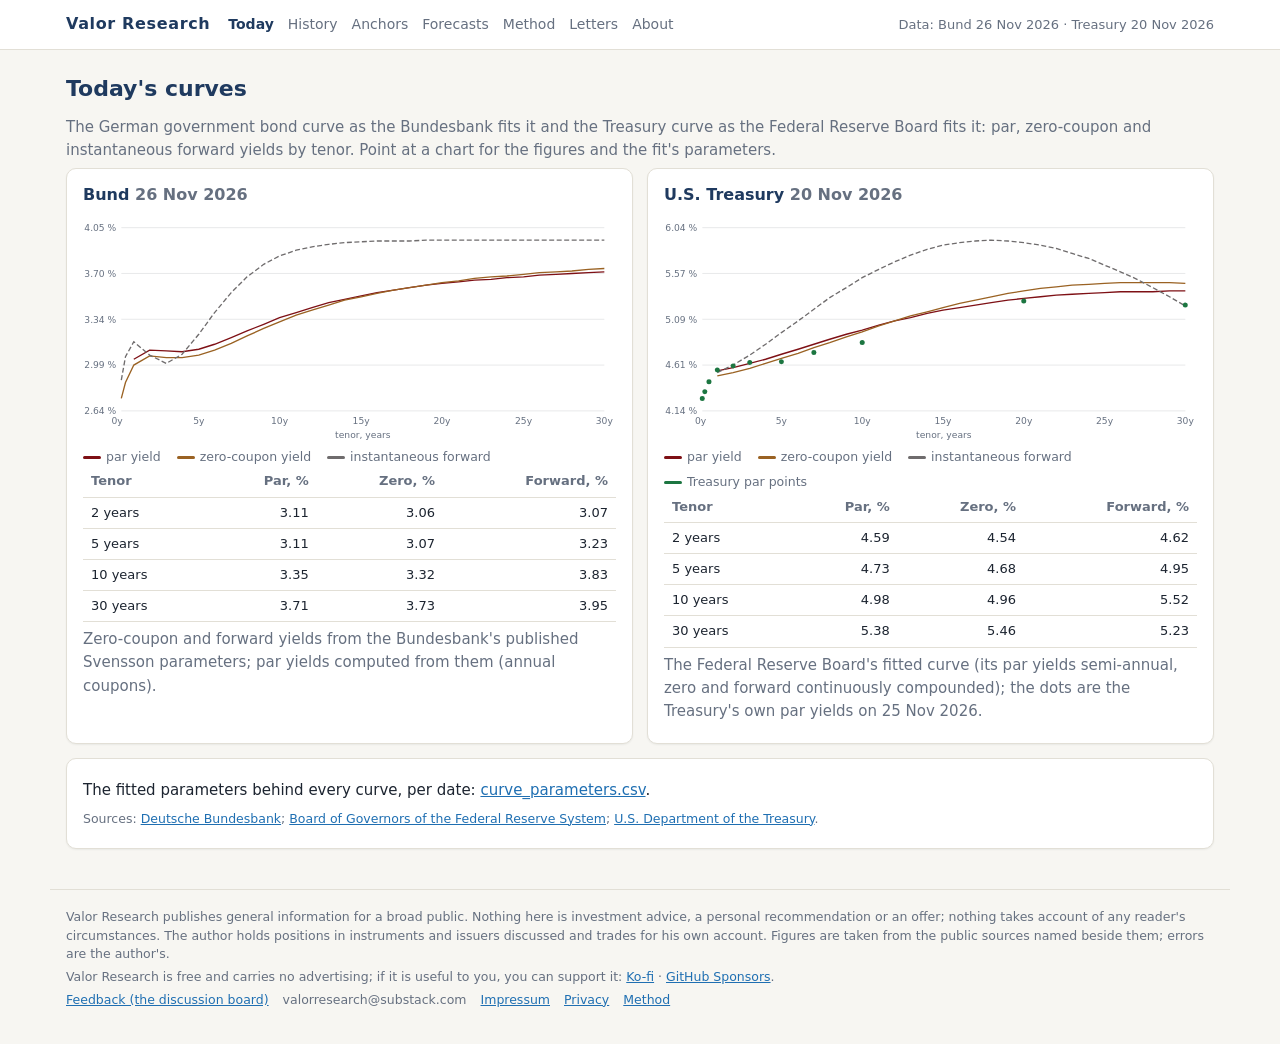
<file: index.html>
<!doctype html>
<html lang="en"><head><meta charset="utf-8"><meta name="viewport" content="width=device-width, initial-scale=1"><title>Today&#x27;s curves · Valor Research</title><link rel="stylesheet" href="assets/site.css"></head><body><div class="top"><div class="in"><a class="brand" href="index.html">Valor Research</a><nav><a href="index.html" class=on>Today</a><a href="curves.html">History</a><a href="anchors.html">Anchors</a><a href="forecasts.html">Forecasts</a><a href="method.html">Method</a><a href="letters/index.html">Letters</a><a href="about.html">About</a></nav><span class="asof">Data: Bund 26 Nov 2026 · Treasury 20 Nov 2026</span></div></div><main><h1>Today's curves</h1><p class="muted">The German government bond curve as the Bundesbank fits it and the Treasury curve as the Federal Reserve Board fits it: par, zero-coupon and instantaneous forward yields by tenor. Point at a chart for the figures and the fit's parameters.</p><div class="grid2"><div class="card"><h2>Bund <span class="muted">26 Nov 2026</span></h2><div id="chart_bund"></div><div class="scroll"><table><thead><tr><th>Tenor</th><th class="num">Par, %</th><th class="num">Zero, %</th><th class="num">Forward, %</th></tr></thead><tbody><tr><td>2 years</td><td class="num">3.11</td><td class="num">3.06</td><td class="num">3.07</td></tr><tr><td>5 years</td><td class="num">3.11</td><td class="num">3.07</td><td class="num">3.23</td></tr><tr><td>10 years</td><td class="num">3.35</td><td class="num">3.32</td><td class="num">3.83</td></tr><tr><td>30 years</td><td class="num">3.71</td><td class="num">3.73</td><td class="num">3.95</td></tr></tbody></table></div><p class="muted">Zero-coupon and forward yields from the Bundesbank's published Svensson parameters; par yields computed from them (annual coupons).</p></div><div class="card"><h2>U.S. Treasury <span class="muted">20 Nov 2026</span></h2><div id="chart_tsy"></div><div class="scroll"><table><thead><tr><th>Tenor</th><th class="num">Par, %</th><th class="num">Zero, %</th><th class="num">Forward, %</th></tr></thead><tbody><tr><td>2 years</td><td class="num">4.59</td><td class="num">4.54</td><td class="num">4.62</td></tr><tr><td>5 years</td><td class="num">4.73</td><td class="num">4.68</td><td class="num">4.95</td></tr><tr><td>10 years</td><td class="num">4.98</td><td class="num">4.96</td><td class="num">5.52</td></tr><tr><td>30 years</td><td class="num">5.38</td><td class="num">5.46</td><td class="num">5.23</td></tr></tbody></table></div><p class="muted">The Federal Reserve Board's fitted curve (its par yields semi-annual, zero and forward continuously compounded); the dots are the Treasury's own par yields on 25 Nov 2026.</p></div></div><div class="card"><p>The fitted parameters behind every curve, per date: <a href="data/curve_parameters.csv">curve_parameters.csv</a>.</p><p class="attribution">Sources: <a href="https://www.bundesbank.de/en/statistics/money-and-capital-markets/interest-rates-and-yields/term-structure-of-interest-rates">Deutsche Bundesbank</a>; <a href="https://www.federalreserve.gov/data/nominal-yield-curve.htm">Board of Governors of the Federal Reserve System</a>; <a href="https://home.treasury.gov/policy-issues/financing-the-government/interest-rate-statistics">U.S. Department of the Treasury</a>.</p></div></main><footer><p>Valor Research publishes general information for a broad public. Nothing here is investment advice, a personal recommendation or an offer; nothing takes account of any reader&#x27;s circumstances. The author holds positions in instruments and issuers discussed and trades for his own account. Figures are taken from the public sources named beside them; errors are the author&#x27;s.</p><p class="support">Valor Research is free and carries no advertising; if it is useful to you, you can support it: <a href="https://ko-fi.com/valorresearch">Ko-fi</a> · <a href="https://github.com/sponsors/Valor-Research">GitHub Sponsors</a>.</p><p class="links"><a href="https://github.com/Valor-Research/Valor-Research.github.io/discussions">Feedback (the discussion board)</a><span>valorresearch@substack.com</span><a href="impressum.html">Impressum</a><a href="privacy.html">Privacy</a><a href="method.html">Method</a></p></footer><script type="application/json" id="d">{"c":{"par":"#7E1015","zero":"#9A6223","fwd":"#6F6C6D","cmt":"#1C7641"},"k":{"par":"s0","zero":"s2","fwd":"s1","cmt":"s3"},"bund":{"par":[[1.0,3.0382],[2.0,3.1081],[3.0,3.0964],[4.0,3.0919],[5.0,3.1117],[6.0,3.1509],[7.0,3.2006],[8.0,3.2537],[9.0,3.3054],[10.0,3.3534],[11.0,3.3968],[12.0,3.4352],[13.0,3.4691],[14.0,3.4988],[15.0,3.525],[16.0,3.548],[17.0,3.5684],[18.0,3.5865],[19.0,3.6026],[20.0,3.6171],[21.0,3.6301],[22.0,3.6419],[23.0,3.6526],[24.0,3.6623],[25.0,3.6712],[26.0,3.6794],[27.0,3.6869],[28.0,3.6938],[29.0,3.7002],[30.0,3.7061]],"zero":[[0.25,2.7349],[0.5,2.8548],[1.0,2.993],[2.0,3.0619],[3.0,3.0498],[4.0,3.0451],[5.0,3.0656],[6.0,3.1065],[7.0,3.1591],[8.0,3.2158],[9.0,3.2717],[10.0,3.3243],[11.0,3.3722],[12.0,3.4151],[13.0,3.4532],[14.0,3.487],[15.0,3.5169],[16.0,3.5435],[17.0,3.5671],[18.0,3.5882],[19.0,3.6072],[20.0,3.6243],[21.0,3.6398],[22.0,3.6539],[23.0,3.6668],[24.0,3.6786],[25.0,3.6895],[26.0,3.6996],[27.0,3.7089],[28.0,3.7175],[29.0,3.7255],[30.0,3.733]],"fwd":[[0.25,2.8771],[0.5,3.0542],[1.0,3.1691],[2.0,3.0691],[3.0,3.0053],[4.0,3.076],[5.0,3.2262],[6.0,3.3956],[7.0,3.5486],[8.0,3.6714],[9.0,3.7629],[10.0,3.8276],[11.0,3.8716],[12.0,3.9008],[13.0,3.9196],[14.0,3.9316],[15.0,3.9391],[16.0,3.9437],[17.0,3.9465],[18.0,3.9482],[19.0,3.9492],[20.0,3.9498],[21.0,3.9501],[22.0,3.9504],[23.0,3.9505],[24.0,3.9506],[25.0,3.9506],[26.0,3.9506],[27.0,3.9506],[28.0,3.9506],[29.0,3.9506],[30.0,3.9506]],"note":"the Bundesbank's Svensson parameters, 2026-11-26: \u03b20 3.951, \u03b21 -1.385, \u03b22 28.804, \u03b23 -29.701, \u03c41 1.511, \u03c42 1.615","label":"German government bond curve"},"tsy":{"par":[[1.0,4.5512],[2.0,4.5875],[3.0,4.63],[4.0,4.6771],[5.0,4.727],[6.0,4.7785],[7.0,4.8303],[8.0,4.8816],[9.0,4.9317],[10.0,4.9799],[11.0,5.0258],[12.0,5.0691],[13.0,5.1096],[14.0,5.147],[15.0,5.1813],[16.0,5.2125],[17.0,5.2406],[18.0,5.2657],[19.0,5.2878],[20.0,5.3072],[21.0,5.324],[22.0,5.3382],[23.0,5.35],[24.0,5.3597],[25.0,5.3673],[26.0,5.3731],[27.0,5.3771],[28.0,5.3795],[29.0,5.3804],[30.0,5.38]],"zero":[[1.0,4.5003],[2.0,4.5367],[3.0,4.58],[4.0,4.6288],[5.0,4.6815],[6.0,4.7368],[7.0,4.7937],[8.0,4.8511],[9.0,4.9083],[10.0,4.9645],[11.0,5.0192],[12.0,5.0718],[13.0,5.122],[14.0,5.1694],[15.0,5.2138],[16.0,5.2549],[17.0,5.2926],[18.0,5.3268],[19.0,5.3574],[20.0,5.3843],[21.0,5.4077],[22.0,5.4274],[23.0,5.4436],[24.0,5.4562],[25.0,5.4654],[26.0,5.4713],[27.0,5.474],[28.0,5.4735],[29.0,5.47],[30.0,5.4637]],"fwd":[[1.0,4.5325],[2.0,4.6169],[3.0,4.719],[4.0,4.8326],[5.0,4.9525],[6.0,5.0744],[7.0,5.1947],[8.0,5.3105],[9.0,5.4196],[10.0,5.52],[11.0,5.6103],[12.0,5.6896],[13.0,5.7572],[14.0,5.8125],[15.0,5.8554],[16.0,5.8858],[17.0,5.9038],[18.0,5.9099],[19.0,5.9042],[20.0,5.8873],[21.0,5.8596],[22.0,5.8219],[23.0,5.7746],[24.0,5.7184],[25.0,5.6539],[26.0,5.5819],[27.0,5.5029],[28.0,5.4177],[29.0,5.3267],[30.0,5.2308]],"cmt":[[0.08333333333333333,4.27],[0.25,4.34],[0.5,4.44],[1.0,4.56],[2.0,4.61],[3.0,4.64],[5.0,4.65],[7.0,4.74],[10.0,4.85],[20.0,5.28],[30.0,5.24]],"note":"the Federal Reserve Board's Svensson parameters, 2026-11-20: \u03b20 0.001, \u03b21 4.472, \u03b22 -474.927, \u03b23 486.313, \u03c41 14.155, \u03c42 14.341","label":"U.S. Treasury curve"}}</script><script src="assets/charts.js"></script><script>
var D = JSON.parse(document.getElementById('d').textContent);
function pts(a){return a.map(function(p){return [p[0], p[1]];});}
function yrs(v){return v < 1 ? Math.round(v*12) + ' months' : (Math.round(v*1e2)/1e2) + ' years';}
[['bund', D.bund], ['tsy', D.tsy]].forEach(function(c){
  var s = [{name:'par yield', color:D.c.par, cls:D.k.par, pts:pts(c[1].par)}, {name:'zero-coupon yield', color:D.c.zero, cls:D.k.zero, pts:pts(c[1].zero)},
           {name:'instantaneous forward', color:D.c.fwd, cls:D.k.fwd, pts:pts(c[1].fwd), dash:'6 3'}];
  if (c[1].cmt && c[1].cmt.length) { s.push({name:'Treasury par points', color:D.c.cmt, cls:D.k.cmt, pts:pts(c[1].cmt), dots:true, width:0}); }
  MZ.line(document.getElementById('chart_' + c[0]), {series:s, xLabel:'tenor, years', xTickVals:[0,5,10,15,20,25,30],
    xFmt:yrs, xTick:function(v){return Math.round(v) + 'y';}, yFmt:function(v){return v.toFixed(2) + ' %';},
    note:c[1].note, label:c[1].label});
});
</script></body></html>
</file>
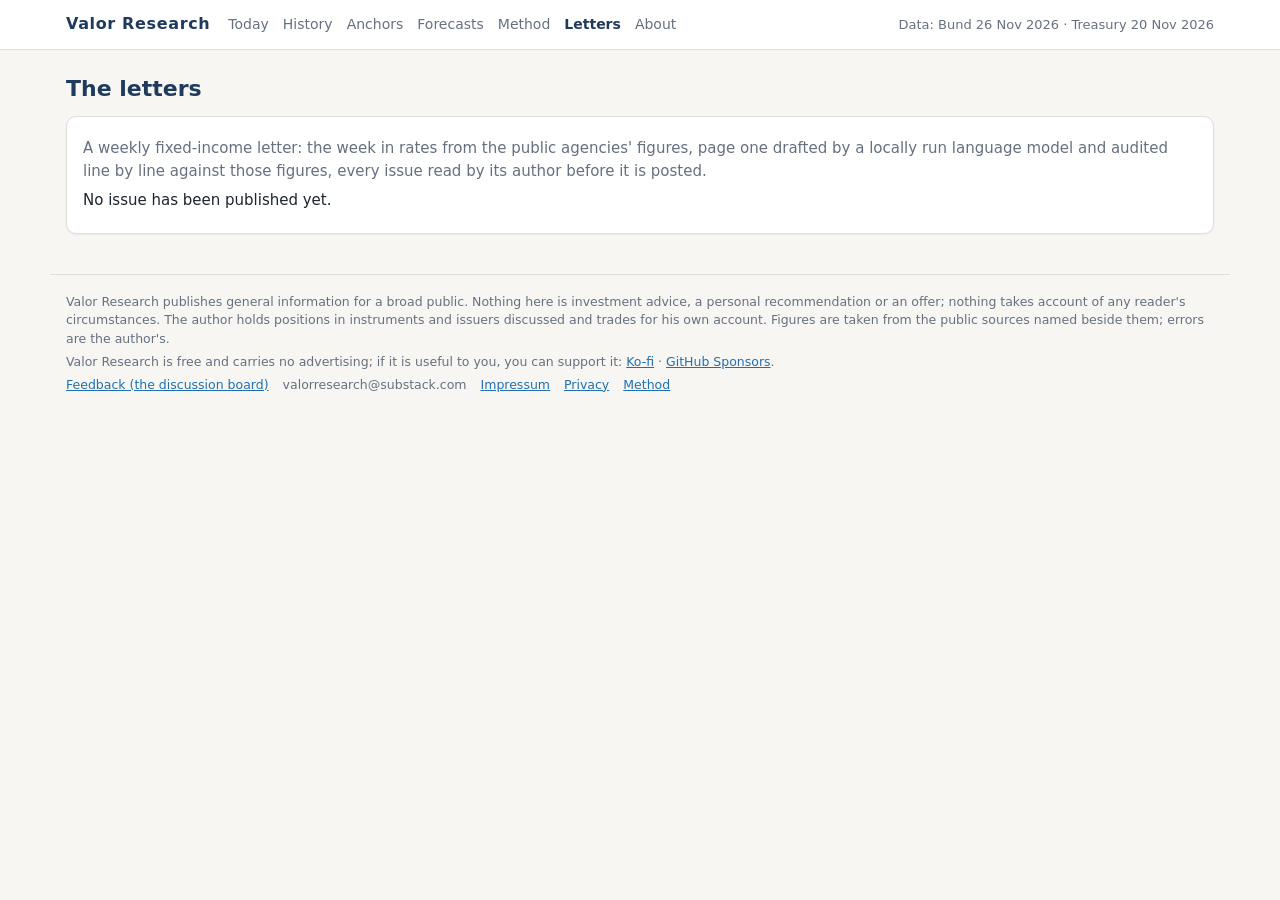
<file: letters/index.html>
<!doctype html>
<html lang="en"><head><meta charset="utf-8"><meta name="viewport" content="width=device-width, initial-scale=1"><title>Letters · Valor Research</title><link rel="stylesheet" href="../assets/site.css"></head><body><div class="top"><div class="in"><a class="brand" href="../index.html">Valor Research</a><nav><a href="../index.html">Today</a><a href="../curves.html">History</a><a href="../anchors.html">Anchors</a><a href="../forecasts.html">Forecasts</a><a href="../method.html">Method</a><a href="../letters/index.html" class=on>Letters</a><a href="../about.html">About</a></nav><span class="asof">Data: Bund 26 Nov 2026 · Treasury 20 Nov 2026</span></div></div><main><h1>The letters</h1><div class="card"><p class="muted">A weekly fixed-income letter: the week in rates from the public agencies' figures, page one drafted by a locally run language model and audited line by line against those figures, every issue read by its author before it is posted.</p><p>No issue has been published yet.</p></div></main><footer><p>Valor Research publishes general information for a broad public. Nothing here is investment advice, a personal recommendation or an offer; nothing takes account of any reader&#x27;s circumstances. The author holds positions in instruments and issuers discussed and trades for his own account. Figures are taken from the public sources named beside them; errors are the author&#x27;s.</p><p class="support">Valor Research is free and carries no advertising; if it is useful to you, you can support it: <a href="https://ko-fi.com/valorresearch">Ko-fi</a> · <a href="https://github.com/sponsors/Valor-Research">GitHub Sponsors</a>.</p><p class="links"><a href="https://github.com/Valor-Research/Valor-Research.github.io/discussions">Feedback (the discussion board)</a><span>valorresearch@substack.com</span><a href="../impressum.html">Impressum</a><a href="../privacy.html">Privacy</a><a href="../method.html">Method</a></p></footer></body></html>
</file>
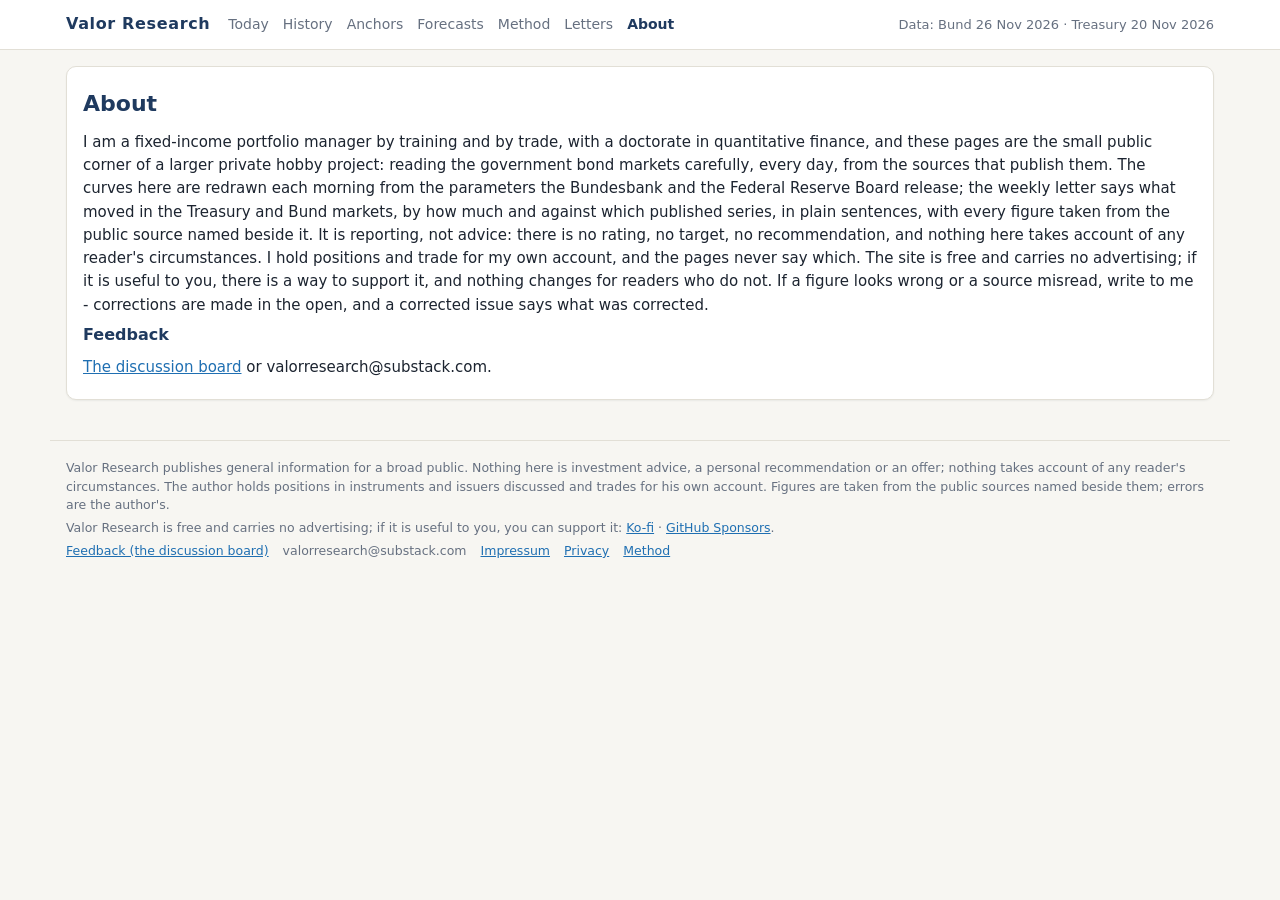
<file: about.html>
<!doctype html>
<html lang="en"><head><meta charset="utf-8"><meta name="viewport" content="width=device-width, initial-scale=1"><title>About · Valor Research</title><link rel="stylesheet" href="assets/site.css"></head><body><div class="top"><div class="in"><a class="brand" href="index.html">Valor Research</a><nav><a href="index.html">Today</a><a href="curves.html">History</a><a href="anchors.html">Anchors</a><a href="forecasts.html">Forecasts</a><a href="method.html">Method</a><a href="letters/index.html">Letters</a><a href="about.html" class=on>About</a></nav><span class="asof">Data: Bund 26 Nov 2026 · Treasury 20 Nov 2026</span></div></div><main><div class="card"><h1>About</h1>
<p>I am a fixed-income portfolio manager by training and by trade, with a doctorate in quantitative finance, and these pages are the small public corner of a larger private hobby project: reading the government bond markets carefully, every day, from the sources that publish them. The curves here are redrawn each morning from the parameters the Bundesbank and the Federal Reserve Board release; the weekly letter says what moved in the Treasury and Bund markets, by how much and against which published series, in plain sentences, with every figure taken from the public source named beside it. It is reporting, not advice: there is no rating, no target, no recommendation, and nothing here takes account of any reader&#x27;s circumstances. I hold positions and trade for my own account, and the pages never say which. The site is free and carries no advertising; if it is useful to you, there is a way to support it, and nothing changes for readers who do not. If a figure looks wrong or a source misread, write to me - corrections are made in the open, and a corrected issue says what was corrected.</p><h2>Feedback</h2><p><a href="https://github.com/Valor-Research/Valor-Research.github.io/discussions">The discussion board</a> or valorresearch@substack.com.</p></div></main><footer><p>Valor Research publishes general information for a broad public. Nothing here is investment advice, a personal recommendation or an offer; nothing takes account of any reader&#x27;s circumstances. The author holds positions in instruments and issuers discussed and trades for his own account. Figures are taken from the public sources named beside them; errors are the author&#x27;s.</p><p class="support">Valor Research is free and carries no advertising; if it is useful to you, you can support it: <a href="https://ko-fi.com/valorresearch">Ko-fi</a> · <a href="https://github.com/sponsors/Valor-Research">GitHub Sponsors</a>.</p><p class="links"><a href="https://github.com/Valor-Research/Valor-Research.github.io/discussions">Feedback (the discussion board)</a><span>valorresearch@substack.com</span><a href="impressum.html">Impressum</a><a href="privacy.html">Privacy</a><a href="method.html">Method</a></p></footer></body></html>
</file>
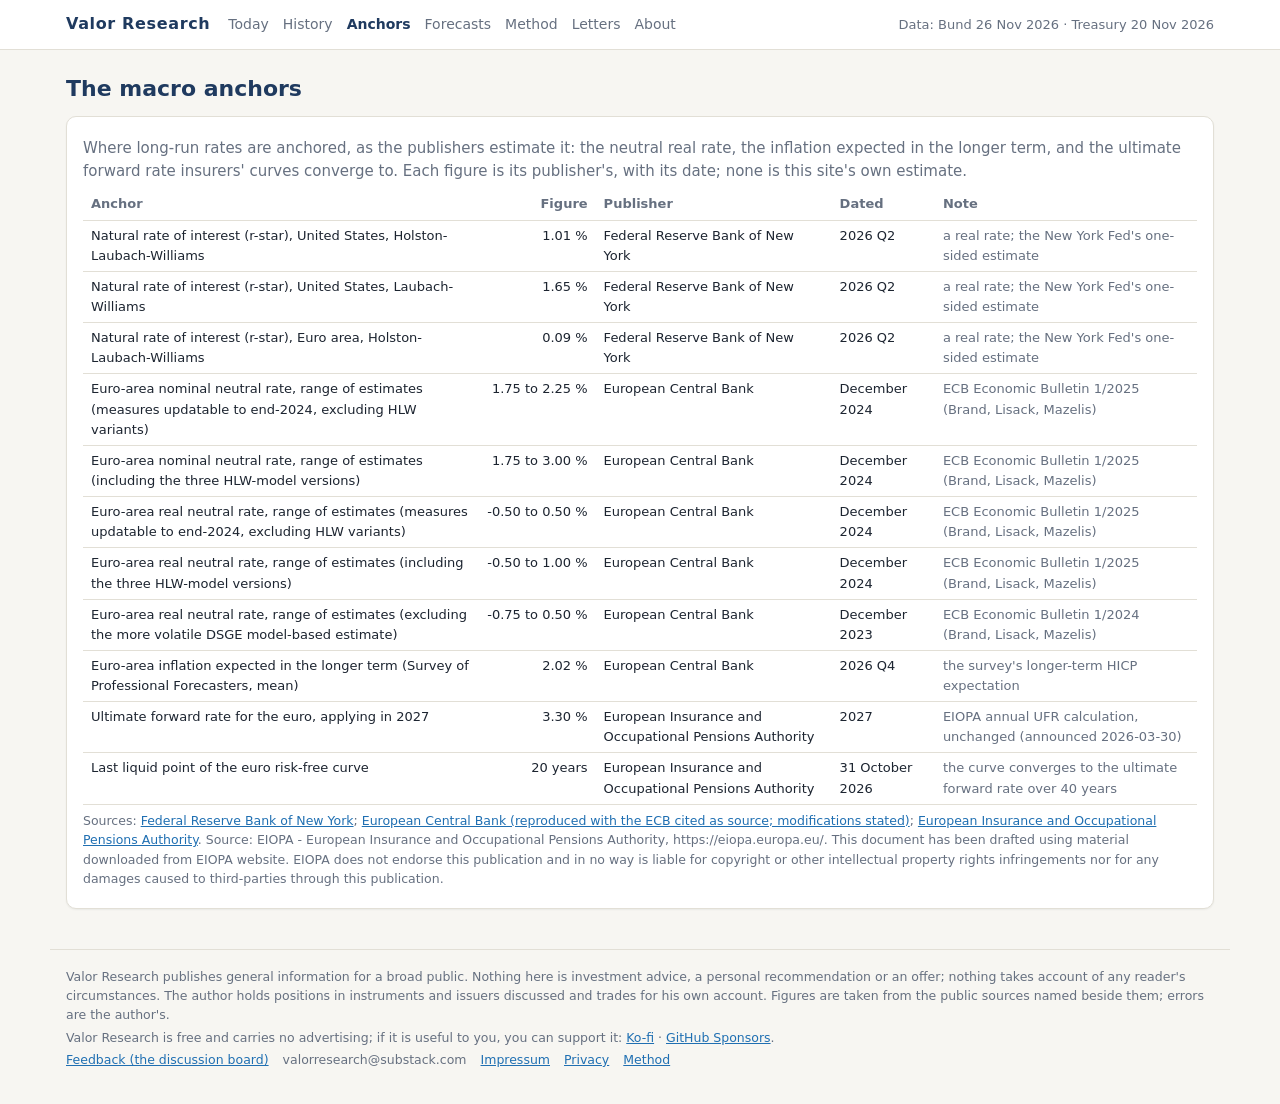
<file: anchors.html>
<!doctype html>
<html lang="en"><head><meta charset="utf-8"><meta name="viewport" content="width=device-width, initial-scale=1"><title>The macro anchors · Valor Research</title><link rel="stylesheet" href="assets/site.css"></head><body><div class="top"><div class="in"><a class="brand" href="index.html">Valor Research</a><nav><a href="index.html">Today</a><a href="curves.html">History</a><a href="anchors.html" class=on>Anchors</a><a href="forecasts.html">Forecasts</a><a href="method.html">Method</a><a href="letters/index.html">Letters</a><a href="about.html">About</a></nav><span class="asof">Data: Bund 26 Nov 2026 · Treasury 20 Nov 2026</span></div></div><main><h1>The macro anchors</h1><div class="card"><p class="muted">Where long-run rates are anchored, as the publishers estimate it: the neutral real rate, the inflation expected in the longer term, and the ultimate forward rate insurers' curves converge to. Each figure is its publisher's, with its date; none is this site's own estimate.</p><div class="scroll"><table><thead><tr><th>Anchor</th><th class="num">Figure</th><th>Publisher</th><th>Dated</th><th>Note</th></tr></thead><tbody><tr><td>Natural rate of interest (r-star), United States, Holston-Laubach-Williams</td><td class="num">1.01 %</td><td>Federal Reserve Bank of New York</td><td>2026 Q2</td><td class="muted">a real rate; the New York Fed&#x27;s one-sided estimate</td></tr><tr><td>Natural rate of interest (r-star), United States, Laubach-Williams</td><td class="num">1.65 %</td><td>Federal Reserve Bank of New York</td><td>2026 Q2</td><td class="muted">a real rate; the New York Fed&#x27;s one-sided estimate</td></tr><tr><td>Natural rate of interest (r-star), Euro area, Holston-Laubach-Williams</td><td class="num">0.09 %</td><td>Federal Reserve Bank of New York</td><td>2026 Q2</td><td class="muted">a real rate; the New York Fed&#x27;s one-sided estimate</td></tr><tr><td>Euro-area nominal neutral rate, range of estimates (measures updatable to end-2024, excluding HLW variants)</td><td class="num">1.75 to 2.25 %</td><td>European Central Bank</td><td>December 2024</td><td class="muted">ECB Economic Bulletin 1/2025 (Brand, Lisack, Mazelis)</td></tr><tr><td>Euro-area nominal neutral rate, range of estimates (including the three HLW-model versions)</td><td class="num">1.75 to 3.00 %</td><td>European Central Bank</td><td>December 2024</td><td class="muted">ECB Economic Bulletin 1/2025 (Brand, Lisack, Mazelis)</td></tr><tr><td>Euro-area real neutral rate, range of estimates (measures updatable to end-2024, excluding HLW variants)</td><td class="num">-0.50 to 0.50 %</td><td>European Central Bank</td><td>December 2024</td><td class="muted">ECB Economic Bulletin 1/2025 (Brand, Lisack, Mazelis)</td></tr><tr><td>Euro-area real neutral rate, range of estimates (including the three HLW-model versions)</td><td class="num">-0.50 to 1.00 %</td><td>European Central Bank</td><td>December 2024</td><td class="muted">ECB Economic Bulletin 1/2025 (Brand, Lisack, Mazelis)</td></tr><tr><td>Euro-area real neutral rate, range of estimates (excluding the more volatile DSGE model-based estimate)</td><td class="num">-0.75 to 0.50 %</td><td>European Central Bank</td><td>December 2023</td><td class="muted">ECB Economic Bulletin 1/2024 (Brand, Lisack, Mazelis)</td></tr><tr><td>Euro-area inflation expected in the longer term (Survey of Professional Forecasters, mean)</td><td class="num">2.02 %</td><td>European Central Bank</td><td>2026 Q4</td><td class="muted">the survey&#x27;s longer-term HICP expectation</td></tr><tr><td>Ultimate forward rate for the euro, applying in 2027</td><td class="num">3.30 %</td><td>European Insurance and Occupational Pensions Authority</td><td>2027</td><td class="muted">EIOPA annual UFR calculation, unchanged (announced 2026-03-30)</td></tr><tr><td>Last liquid point of the euro risk-free curve</td><td class="num">20 years</td><td>European Insurance and Occupational Pensions Authority</td><td>31 October 2026</td><td class="muted">the curve converges to the ultimate forward rate over 40 years</td></tr></tbody></table></div><p class="attribution">Sources: <a href="https://www.newyorkfed.org/research/policy/rstar">Federal Reserve Bank of New York</a>; <a href="https://www.ecb.europa.eu/stats/ecb_surveys/survey_of_professional_forecasters/html/index.en.html">European Central Bank (reproduced with the ECB cited as source; modifications stated)</a>; <a href="https://www.eiopa.europa.eu/tools-and-data/risk-free-interest-rate-term-structures_en">European Insurance and Occupational Pensions Authority</a>. Source: EIOPA - European Insurance and Occupational Pensions Authority, https://eiopa.europa.eu/. This document has been drafted using material downloaded from EIOPA website. EIOPA does not endorse this publication and in no way is liable for copyright or other intellectual property rights infringements nor for any damages caused to third-parties through this publication.</p></div></main><footer><p>Valor Research publishes general information for a broad public. Nothing here is investment advice, a personal recommendation or an offer; nothing takes account of any reader&#x27;s circumstances. The author holds positions in instruments and issuers discussed and trades for his own account. Figures are taken from the public sources named beside them; errors are the author&#x27;s.</p><p class="support">Valor Research is free and carries no advertising; if it is useful to you, you can support it: <a href="https://ko-fi.com/valorresearch">Ko-fi</a> · <a href="https://github.com/sponsors/Valor-Research">GitHub Sponsors</a>.</p><p class="links"><a href="https://github.com/Valor-Research/Valor-Research.github.io/discussions">Feedback (the discussion board)</a><span>valorresearch@substack.com</span><a href="impressum.html">Impressum</a><a href="privacy.html">Privacy</a><a href="method.html">Method</a></p></footer></body></html>
</file>
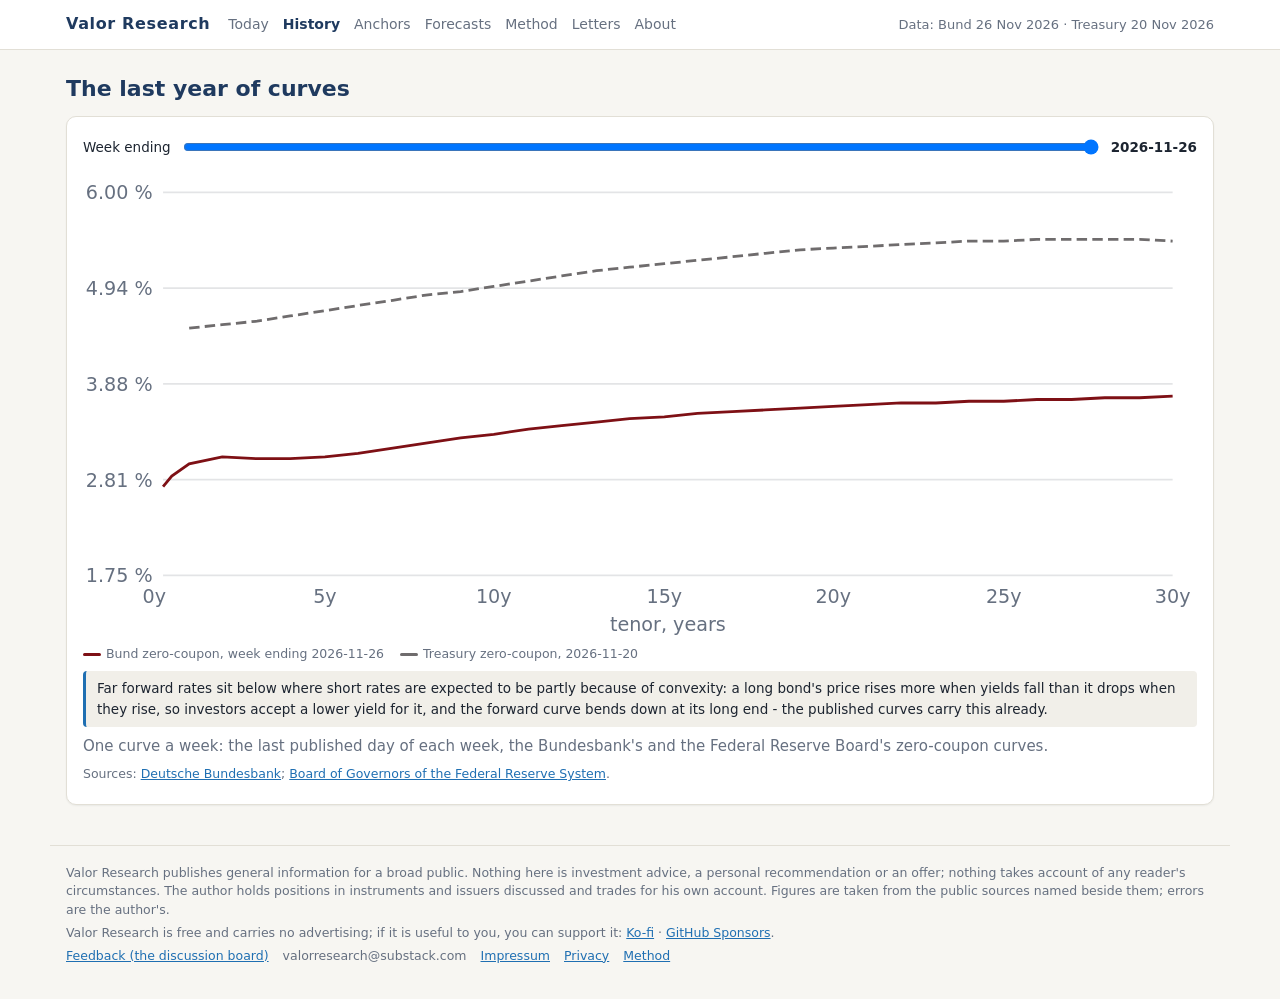
<file: curves.html>
<!doctype html>
<html lang="en"><head><meta charset="utf-8"><meta name="viewport" content="width=device-width, initial-scale=1"><title>The last year of curves · Valor Research</title><link rel="stylesheet" href="assets/site.css"></head><body><div class="top"><div class="in"><a class="brand" href="index.html">Valor Research</a><nav><a href="index.html">Today</a><a href="curves.html" class=on>History</a><a href="anchors.html">Anchors</a><a href="forecasts.html">Forecasts</a><a href="method.html">Method</a><a href="letters/index.html">Letters</a><a href="about.html">About</a></nav><span class="asof">Data: Bund 26 Nov 2026 · Treasury 20 Nov 2026</span></div></div><main><h1>The last year of curves</h1><div class="card"><div class="slider"><label for="week">Week ending</label><input type="range" id="week" min="0" value="0"><b id="weeklab"></b></div><div id="chart_hist"></div><p class="note">Far forward rates sit below where short rates are expected to be partly because of convexity: a long bond&#x27;s price rises more when yields fall than it drops when they rise, so investors accept a lower yield for it, and the forward curve bends down at its long end - the published curves carry this already.</p><p class="muted">One curve a week: the last published day of each week, the Bundesbank's and the Federal Reserve Board's zero-coupon curves.</p><p class="attribution">Sources: <a href="https://www.bundesbank.de/en/statistics/money-and-capital-markets/interest-rates-and-yields/term-structure-of-interest-rates">Deutsche Bundesbank</a>; <a href="https://www.federalreserve.gov/data/nominal-yield-curve.htm">Board of Governors of the Federal Reserve System</a>.</p></div></main><footer><p>Valor Research publishes general information for a broad public. Nothing here is investment advice, a personal recommendation or an offer; nothing takes account of any reader&#x27;s circumstances. The author holds positions in instruments and issuers discussed and trades for his own account. Figures are taken from the public sources named beside them; errors are the author&#x27;s.</p><p class="support">Valor Research is free and carries no advertising; if it is useful to you, you can support it: <a href="https://ko-fi.com/valorresearch">Ko-fi</a> · <a href="https://github.com/sponsors/Valor-Research">GitHub Sponsors</a>.</p><p class="links"><a href="https://github.com/Valor-Research/Valor-Research.github.io/discussions">Feedback (the discussion board)</a><span>valorresearch@substack.com</span><a href="impressum.html">Impressum</a><a href="privacy.html">Privacy</a><a href="method.html">Method</a></p></footer><script type="application/json" id="d">{"c":{"par":"#7E1015","zero":"#9A6223","fwd":"#6F6C6D","cmt":"#1C7641"},"k":{"par":"s0","zero":"s2","fwd":"s1","cmt":"s3"},"history":[{"date":"2025-11-28","bund":[[0.25,1.9466],[0.5,1.9489],[1.0,1.9614],[2.0,2.0122],[3.0,2.0878],[4.0,2.1789],[5.0,2.2786],[6.0,2.3816],[7.0,2.4843],[8.0,2.5838],[9.0,2.6783],[10.0,2.7667],[11.0,2.8482],[12.0,2.9225],[13.0,2.9896],[14.0,3.0496],[15.0,3.1028],[16.0,3.1495],[17.0,3.1902],[18.0,3.2254],[19.0,3.2555],[20.0,3.281],[21.0,3.3023],[22.0,3.32],[23.0,3.3343],[24.0,3.3456],[25.0,3.3544],[26.0,3.361],[27.0,3.3655],[28.0,3.3684],[29.0,3.3697],[30.0,3.3698]],"tsy_date":"2025-11-28","tsy":[[1.0,3.6186],[2.0,3.4903],[3.0,3.4655],[4.0,3.5036],[5.0,3.5787],[6.0,3.6743],[7.0,3.7798],[8.0,3.8882],[9.0,3.9953],[10.0,4.0983],[11.0,4.1956],[12.0,4.2861],[13.0,4.3695],[14.0,4.4454],[15.0,4.5139],[16.0,4.5752],[17.0,4.6295],[18.0,4.6771],[19.0,4.7184],[20.0,4.7536],[21.0,4.7833],[22.0,4.8076],[23.0,4.827],[24.0,4.8418],[25.0,4.8523],[26.0,4.8588],[27.0,4.8617],[28.0,4.8611],[29.0,4.8575],[30.0,4.8509]]},{"date":"2025-12-05","bund":[[0.25,1.9712],[0.5,1.9773],[1.0,1.9973],[2.0,2.0626],[3.0,2.151],[4.0,2.2528],[5.0,2.3609],[6.0,2.4701],[7.0,2.577],[8.0,2.679],[9.0,2.7747],[10.0,2.8632],[11.0,2.944],[12.0,3.0172],[13.0,3.0828],[14.0,3.1412],[15.0,3.1929],[16.0,3.2384],[17.0,3.2781],[18.0,3.3126],[19.0,3.3424],[20.0,3.3681],[21.0,3.39],[22.0,3.4086],[23.0,3.4244],[24.0,3.4376],[25.0,3.4485],[26.0,3.4576],[27.0,3.465],[28.0,3.4709],[29.0,3.4756],[30.0,3.4793]],"tsy_date":"2025-12-05","tsy":[[1.0,3.6095],[2.0,3.5527],[3.0,3.5594],[4.0,3.6094],[5.0,3.6877],[6.0,3.7835],[7.0,3.8889],[8.0,3.9982],[9.0,4.1074],[10.0,4.2135],[11.0,4.3147],[12.0,4.4095],[13.0,4.4972],[14.0,4.5773],[15.0,4.6496],[16.0,4.7141],[17.0,4.7708],[18.0,4.82],[19.0,4.8619],[20.0,4.897],[21.0,4.9255],[22.0,4.9478],[23.0,4.9643],[24.0,4.9753],[25.0,4.9813],[26.0,4.9825],[27.0,4.9793],[28.0,4.9721],[29.0,4.9611],[30.0,4.9467]]},{"date":"2025-12-12","bund":[[0.25,1.9776],[0.5,1.9988],[1.0,2.0441],[2.0,2.143],[3.0,2.2489],[4.0,2.3576],[5.0,2.466],[6.0,2.5719],[7.0,2.6736],[8.0,2.7699],[9.0,2.8601],[10.0,2.9437],[11.0,3.0205],[12.0,3.0905],[13.0,3.1538],[14.0,3.2107],[15.0,3.2614],[16.0,3.3063],[17.0,3.3458],[18.0,3.3802],[19.0,3.41],[20.0,3.4355],[21.0,3.457],[22.0,3.4751],[23.0,3.49],[24.0,3.502],[25.0,3.5114],[26.0,3.5186],[27.0,3.5237],[28.0,3.527],[29.0,3.5288],[30.0,3.5291]],"tsy_date":"2025-12-12","tsy":[[1.0,3.5522],[2.0,3.5253],[3.0,3.5586],[4.0,3.6305],[5.0,3.7259],[6.0,3.8343],[7.0,3.9484],[8.0,4.0633],[9.0,4.1756],[10.0,4.2831],[11.0,4.3843],[12.0,4.4783],[13.0,4.5648],[14.0,4.6434],[15.0,4.7142],[16.0,4.7774],[17.0,4.8332],[18.0,4.8818],[19.0,4.9237],[20.0,4.9593],[21.0,4.9888],[22.0,5.0126],[23.0,5.0312],[24.0,5.0448],[25.0,5.0538],[26.0,5.0586],[27.0,5.0595],[28.0,5.0567],[29.0,5.0506],[30.0,5.0414]]},{"date":"2025-12-19","bund":[[0.25,1.9761],[0.5,1.9933],[1.0,2.0326],[2.0,2.1262],[3.0,2.2331],[4.0,2.3467],[5.0,2.4622],[6.0,2.576],[7.0,2.6857],[8.0,2.7896],[9.0,2.8867],[10.0,2.9763],[11.0,3.0582],[12.0,3.1324],[13.0,3.1991],[14.0,3.2587],[15.0,3.3115],[16.0,3.358],[17.0,3.3987],[18.0,3.4341],[19.0,3.4646],[20.0,3.4908],[21.0,3.513],[22.0,3.5318],[23.0,3.5474],[24.0,3.5602],[25.0,3.5707],[26.0,3.579],[27.0,3.5854],[28.0,3.5902],[29.0,3.5936],[30.0,3.5958]],"tsy_date":"2025-12-19","tsy":[[1.0,3.5061],[2.0,3.4741],[3.0,3.5058],[4.0,3.5779],[5.0,3.6742],[6.0,3.7837],[7.0,3.899],[8.0,4.015],[9.0,4.1283],[10.0,4.2367],[11.0,4.3387],[12.0,4.4336],[13.0,4.5209],[14.0,4.6004],[15.0,4.6722],[16.0,4.7365],[17.0,4.7934],[18.0,4.8433],[19.0,4.8866],[20.0,4.9235],[21.0,4.9545],[22.0,4.98],[23.0,5.0002],[24.0,5.0155],[25.0,5.0263],[26.0,5.0329],[27.0,5.0357],[28.0,5.0348],[29.0,5.0306],[30.0,5.0234]]},{"date":"2025-12-23","bund":[[0.25,1.9705],[0.5,1.9894],[1.0,2.0314],[2.0,2.1279],[3.0,2.2352],[4.0,2.3475],[5.0,2.4606],[6.0,2.5715],[7.0,2.6779],[8.0,2.7784],[9.0,2.8721],[10.0,2.9585],[11.0,3.0374],[12.0,3.1088],[13.0,3.1731],[14.0,3.2304],[15.0,3.2812],[16.0,3.3259],[17.0,3.365],[18.0,3.399],[19.0,3.4283],[20.0,3.4534],[21.0,3.4747],[22.0,3.4926],[23.0,3.5074],[24.0,3.5196],[25.0,3.5294],[26.0,3.5371],[27.0,3.543],[28.0,3.5473],[29.0,3.5503],[30.0,3.552]],"tsy_date":"2025-12-23","tsy":[[1.0,3.5363],[2.0,3.5287],[3.0,3.5636],[4.0,3.6285],[5.0,3.714],[6.0,3.8125],[7.0,3.9183],[8.0,4.0271],[9.0,4.1354],[10.0,4.241],[11.0,4.3418],[12.0,4.4368],[13.0,4.525],[14.0,4.6058],[15.0,4.6791],[16.0,4.7446],[17.0,4.8025],[18.0,4.8528],[19.0,4.8959],[20.0,4.9319],[21.0,4.9612],[22.0,4.9841],[23.0,5.0011],[24.0,5.0123],[25.0,5.0184],[26.0,5.0195],[27.0,5.016],[28.0,5.0083],[29.0,4.9967],[30.0,4.9815]]},{"date":"2026-01-02","bund":[[0.25,1.9571],[0.5,1.9751],[1.0,2.0158],[2.0,2.1117],[3.0,2.2199],[4.0,2.3341],[5.0,2.4496],[6.0,2.563],[7.0,2.6719],[8.0,2.7747],[9.0,2.8706],[10.0,2.9588],[11.0,3.0393],[12.0,3.1121],[13.0,3.1774],[14.0,3.2356],[15.0,3.2871],[16.0,3.3324],[17.0,3.3719],[18.0,3.4062],[19.0,3.4358],[20.0,3.4611],[21.0,3.4826],[22.0,3.5006],[23.0,3.5156],[24.0,3.528],[25.0,3.538],[26.0,3.5459],[27.0,3.552],[28.0,3.5566],[29.0,3.5598],[30.0,3.5618]],"tsy_date":"2026-01-02","tsy":[[1.0,3.4986],[2.0,3.4727],[3.0,3.5211],[4.0,3.6094],[5.0,3.7178],[6.0,3.8344],[7.0,3.9524],[8.0,4.0677],[9.0,4.1781],[10.0,4.2822],[11.0,4.3793],[12.0,4.4692],[13.0,4.5519],[14.0,4.6274],[15.0,4.696],[16.0,4.7579],[17.0,4.8136],[18.0,4.8632],[19.0,4.9072],[20.0,4.9458],[21.0,4.9795],[22.0,5.0084],[23.0,5.033],[24.0,5.0535],[25.0,5.0701],[26.0,5.0833],[27.0,5.0931],[28.0,5.0998],[29.0,5.1037],[30.0,5.105]]},{"date":"2026-01-09","bund":[[0.25,1.9662],[0.5,1.9798],[1.0,2.0126],[2.0,2.0959],[3.0,2.1952],[4.0,2.3033],[5.0,2.4148],[6.0,2.5259],[7.0,2.6337],[8.0,2.7363],[9.0,2.8326],[10.0,2.9217],[11.0,3.0033],[12.0,3.0773],[13.0,3.144],[14.0,3.2035],[15.0,3.2563],[16.0,3.3028],[17.0,3.3435],[18.0,3.3789],[19.0,3.4094],[20.0,3.4355],[21.0,3.4576],[22.0,3.4763],[23.0,3.4918],[24.0,3.5045],[25.0,3.5147],[26.0,3.5229],[27.0,3.5291],[28.0,3.5338],[29.0,3.537],[30.0,3.539]],"tsy_date":"2026-01-09","tsy":[[1.0,3.545],[2.0,3.5295],[3.0,3.5678],[4.0,3.6394],[5.0,3.7307],[6.0,3.8325],[7.0,3.9385],[8.0,4.0446],[9.0,4.1479],[10.0,4.2468],[11.0,4.3401],[12.0,4.4272],[13.0,4.5077],[14.0,4.5816],[15.0,4.6488],[16.0,4.7096],[17.0,4.7641],[18.0,4.8126],[19.0,4.8554],[20.0,4.8928],[21.0,4.925],[22.0,4.9524],[23.0,4.9753],[24.0,4.9939],[25.0,5.0086],[26.0,5.0196],[27.0,5.0271],[28.0,5.0315],[29.0,5.0329],[30.0,5.0315]]},{"date":"2026-01-16","bund":[[0.25,1.9856],[0.5,1.9967],[1.0,2.0247],[2.0,2.0995],[3.0,2.1913],[4.0,2.293],[5.0,2.3991],[6.0,2.5055],[7.0,2.6094],[8.0,2.7087],[9.0,2.8022],[10.0,2.8889],[11.0,2.9685],[12.0,3.0409],[13.0,3.106],[14.0,3.1643],[15.0,3.2159],[16.0,3.2614],[17.0,3.3011],[18.0,3.3355],[19.0,3.3651],[20.0,3.3903],[21.0,3.4116],[22.0,3.4294],[23.0,3.444],[24.0,3.4559],[25.0,3.4653],[26.0,3.4725],[27.0,3.4779],[28.0,3.4816],[29.0,3.484],[30.0,3.4851]],"tsy_date":"2026-01-16","tsy":[[1.0,3.5834],[2.0,3.5869],[3.0,3.6347],[4.0,3.71],[5.0,3.8012],[6.0,3.9007],[7.0,4.003],[8.0,4.1046],[9.0,4.2032],[10.0,4.2971],[11.0,4.3855],[12.0,4.4678],[13.0,4.5437],[14.0,4.6132],[15.0,4.6763],[16.0,4.7332],[17.0,4.7841],[18.0,4.8293],[19.0,4.869],[20.0,4.9035],[21.0,4.9331],[22.0,4.9581],[23.0,4.9788],[24.0,4.9955],[25.0,5.0085],[26.0,5.0179],[27.0,5.0241],[28.0,5.0273],[29.0,5.0276],[30.0,5.0254]]},{"date":"2026-01-23","bund":[[0.25,1.98],[0.5,1.9967],[1.0,2.035],[2.0,2.1266],[3.0,2.2313],[4.0,2.3426],[5.0,2.4559],[6.0,2.5675],[7.0,2.6751],[8.0,2.7771],[9.0,2.8723],[10.0,2.9603],[11.0,3.0407],[12.0,3.1136],[13.0,3.1792],[14.0,3.2378],[15.0,3.2899],[16.0,3.3357],[17.0,3.3759],[18.0,3.411],[19.0,3.4413],[20.0,3.4673],[21.0,3.4895],[22.0,3.5084],[23.0,3.5241],[24.0,3.5372],[25.0,3.5479],[26.0,3.5566],[27.0,3.5634],[28.0,3.5686],[29.0,3.5725],[30.0,3.5752]],"tsy_date":"2026-01-23","tsy":[[1.0,3.5875],[2.0,3.5803],[3.0,3.635],[4.0,3.7206],[5.0,3.8202],[6.0,3.9245],[7.0,4.0283],[8.0,4.1287],[9.0,4.2242],[10.0,4.3139],[11.0,4.3975],[12.0,4.4749],[13.0,4.5461],[14.0,4.6114],[15.0,4.6709],[16.0,4.7248],[17.0,4.7736],[18.0,4.8173],[19.0,4.8564],[20.0,4.8911],[21.0,4.9217],[22.0,4.9483],[23.0,4.9713],[24.0,4.9909],[25.0,5.0074],[26.0,5.0209],[27.0,5.0316],[28.0,5.0397],[29.0,5.0455],[30.0,5.049]]},{"date":"2026-01-30","bund":[[0.25,1.971],[0.5,1.9774],[1.0,1.9986],[2.0,2.0675],[3.0,2.161],[4.0,2.2686],[5.0,2.3831],[6.0,2.4989],[7.0,2.6123],[8.0,2.7207],[9.0,2.8225],[10.0,2.9168],[11.0,3.0031],[12.0,3.0813],[13.0,3.1515],[14.0,3.2142],[15.0,3.2698],[16.0,3.3188],[17.0,3.3617],[18.0,3.3991],[19.0,3.4316],[20.0,3.4596],[21.0,3.4836],[22.0,3.5042],[23.0,3.5216],[24.0,3.5363],[25.0,3.5487],[26.0,3.5589],[27.0,3.5674],[28.0,3.5743],[29.0,3.5799],[30.0,3.5844]],"tsy_date":"2026-01-30","tsy":[[1.0,3.5368],[2.0,3.5038],[3.0,3.5712],[4.0,3.6749],[5.0,3.7903],[6.0,3.907],[7.0,4.0204],[8.0,4.1284],[9.0,4.23],[10.0,4.325],[11.0,4.4131],[12.0,4.4947],[13.0,4.5698],[14.0,4.6387],[15.0,4.7017],[16.0,4.7591],[17.0,4.8113],[18.0,4.8584],[19.0,4.9008],[20.0,4.9388],[21.0,4.9726],[22.0,5.0025],[23.0,5.0287],[24.0,5.0515],[25.0,5.0711],[26.0,5.0876],[27.0,5.1014],[28.0,5.1126],[29.0,5.1213],[30.0,5.1277]]},{"date":"2026-02-06","bund":[[0.25,1.9866],[0.5,1.9879],[1.0,2.0004],[2.0,2.0568],[3.0,2.1425],[4.0,2.2458],[5.0,2.3583],[6.0,2.4737],[7.0,2.5876],[8.0,2.6971],[9.0,2.8003],[10.0,2.896],[11.0,2.9838],[12.0,3.0633],[13.0,3.1349],[14.0,3.1987],[15.0,3.2552],[16.0,3.305],[17.0,3.3486],[18.0,3.3866],[19.0,3.4195],[20.0,3.4479],[21.0,3.4723],[22.0,3.4931],[23.0,3.5107],[24.0,3.5256],[25.0,3.5381],[26.0,3.5485],[27.0,3.5571],[28.0,3.5642],[29.0,3.5699],[30.0,3.5744]],"tsy_date":"2026-02-06","tsy":[[1.0,3.5098],[2.0,3.4824],[3.0,3.5389],[4.0,3.6341],[5.0,3.7457],[6.0,3.8622],[7.0,3.9776],[8.0,4.0887],[9.0,4.194],[10.0,4.2926],[11.0,4.3843],[12.0,4.469],[13.0,4.5468],[14.0,4.618],[15.0,4.6828],[16.0,4.7416],[17.0,4.7946],[18.0,4.8421],[19.0,4.8846],[20.0,4.9222],[21.0,4.9553],[22.0,4.9841],[23.0,5.009],[24.0,5.0302],[25.0,5.0479],[26.0,5.0624],[27.0,5.0739],[28.0,5.0826],[29.0,5.0887],[30.0,5.0924]]},{"date":"2026-02-13","bund":[[0.25,1.9871],[0.5,1.9859],[1.0,1.9937],[2.0,2.0412],[3.0,2.1192],[4.0,2.2159],[5.0,2.3229],[6.0,2.4339],[7.0,2.5445],[8.0,2.6515],[9.0,2.7529],[10.0,2.8475],[11.0,2.9345],[12.0,3.0138],[13.0,3.0853],[14.0,3.1493],[15.0,3.2062],[16.0,3.2564],[17.0,3.3004],[18.0,3.3389],[19.0,3.3722],[20.0,3.401],[21.0,3.4257],[22.0,3.4468],[23.0,3.4647],[24.0,3.4797],[25.0,3.4923],[26.0,3.5027],[27.0,3.5112],[28.0,3.5181],[29.0,3.5237],[30.0,3.528]],"tsy_date":"2026-02-13","tsy":[[1.0,3.4711],[2.0,3.3905],[3.0,3.4151],[4.0,3.4915],[5.0,3.5923],[6.0,3.7028],[7.0,3.8151],[8.0,3.925],[9.0,4.0301],[10.0,4.1291],[11.0,4.2215],[12.0,4.3071],[13.0,4.3858],[14.0,4.4579],[15.0,4.5235],[16.0,4.5828],[17.0,4.6363],[18.0,4.6842],[19.0,4.7267],[20.0,4.7643],[21.0,4.7973],[22.0,4.8258],[23.0,4.8503],[24.0,4.8709],[25.0,4.8879],[26.0,4.9016],[27.0,4.9123],[28.0,4.92],[29.0,4.925],[30.0,4.9276]]},{"date":"2026-02-20","bund":[[0.25,1.9937],[0.5,1.9911],[1.0,1.9956],[2.0,2.0366],[3.0,2.1081],[4.0,2.1989],[5.0,2.3004],[6.0,2.4066],[7.0,2.513],[8.0,2.6165],[9.0,2.715],[10.0,2.8071],[11.0,2.8922],[12.0,2.9698],[13.0,3.0399],[14.0,3.1028],[15.0,3.1587],[16.0,3.2081],[17.0,3.2515],[18.0,3.2893],[19.0,3.3221],[20.0,3.3503],[21.0,3.3744],[22.0,3.3949],[23.0,3.4122],[24.0,3.4267],[25.0,3.4387],[26.0,3.4485],[27.0,3.4564],[28.0,3.4626],[29.0,3.4675],[30.0,3.4711]],"tsy_date":"2026-02-20","tsy":[[1.0,3.526],[2.0,3.4651],[3.0,3.4812],[4.0,3.5434],[5.0,3.632],[6.0,3.7342],[7.0,3.842],[8.0,3.9503],[9.0,4.0558],[10.0,4.1564],[11.0,4.251],[12.0,4.3389],[13.0,4.4198],[14.0,4.4937],[15.0,4.5606],[16.0,4.6207],[17.0,4.6743],[18.0,4.7216],[19.0,4.7631],[20.0,4.799],[21.0,4.8296],[22.0,4.8553],[23.0,4.8764],[24.0,4.8933],[25.0,4.9061],[26.0,4.9152],[27.0,4.9209],[28.0,4.9234],[29.0,4.923],[30.0,4.9198]]},{"date":"2026-02-27","bund":[[0.25,2.0152],[0.5,2.005],[1.0,1.9962],[2.0,2.0171],[3.0,2.075],[4.0,2.157],[5.0,2.2532],[6.0,2.3565],[7.0,2.4617],[8.0,2.565],[9.0,2.6641],[10.0,2.7573],[11.0,2.8436],[12.0,2.9227],[13.0,2.9943],[14.0,3.0587],[15.0,3.1161],[16.0,3.1668],[17.0,3.2115],[18.0,3.2505],[19.0,3.2845],[20.0,3.3138],[21.0,3.339],[22.0,3.3605],[23.0,3.3788],[24.0,3.3942],[25.0,3.407],[26.0,3.4177],[27.0,3.4265],[28.0,3.4336],[29.0,3.4392],[30.0,3.4437]],"tsy_date":"2026-02-27","tsy":[[1.0,3.4862],[2.0,3.3717],[3.0,3.3648],[4.0,3.4187],[5.0,3.506],[6.0,3.61],[7.0,3.7207],[8.0,3.8322],[9.0,3.9408],[10.0,4.0444],[11.0,4.1417],[12.0,4.2322],[13.0,4.3154],[14.0,4.3915],[15.0,4.4605],[16.0,4.5227],[17.0,4.5783],[18.0,4.6276],[19.0,4.671],[20.0,4.7087],[21.0,4.7412],[22.0,4.7688],[23.0,4.7917],[24.0,4.8104],[25.0,4.825],[26.0,4.8358],[27.0,4.8432],[28.0,4.8474],[29.0,4.8486],[30.0,4.8471]]},{"date":"2026-03-06","bund":[[0.25,2.1306],[0.5,2.1436],[1.0,2.1726],[2.0,2.2403],[3.0,2.3176],[4.0,2.4012],[5.0,2.4882],[6.0,2.5763],[7.0,2.6638],[8.0,2.7492],[9.0,2.8314],[10.0,2.9096],[11.0,2.9832],[12.0,3.0516],[13.0,3.1148],[14.0,3.1724],[15.0,3.2246],[16.0,3.2712],[17.0,3.3125],[18.0,3.3486],[19.0,3.3796],[20.0,3.4059],[21.0,3.4276],[22.0,3.445],[23.0,3.4584],[24.0,3.468],[25.0,3.4741],[26.0,3.477],[27.0,3.477],[28.0,3.4742],[29.0,3.4689],[30.0,3.4614]],"tsy_date":"2026-03-06","tsy":[[1.0,3.5756],[2.0,3.554],[3.0,3.5758],[4.0,3.6294],[5.0,3.7053],[6.0,3.7961],[7.0,3.8958],[8.0,4.0],[9.0,4.1049],[10.0,4.2079],[11.0,4.3069],[12.0,4.4005],[13.0,4.4874],[14.0,4.5672],[15.0,4.6392],[16.0,4.7034],[17.0,4.7596],[18.0,4.8079],[19.0,4.8486],[20.0,4.882],[21.0,4.9082],[22.0,4.9278],[23.0,4.941],[24.0,4.9482],[25.0,4.9499],[26.0,4.9464],[27.0,4.9382],[28.0,4.9256],[29.0,4.9089],[30.0,4.8885]]},{"date":"2026-03-13","bund":[[0.25,2.2222],[0.5,2.2384],[1.0,2.2727],[2.0,2.3476],[3.0,2.4285],[4.0,2.5132],[5.0,2.5997],[6.0,2.6865],[7.0,2.7721],[8.0,2.8556],[9.0,2.9359],[10.0,3.0125],[11.0,3.0848],[12.0,3.1524],[13.0,3.2151],[14.0,3.2727],[15.0,3.325],[16.0,3.3721],[17.0,3.4139],[18.0,3.4507],[19.0,3.4824],[20.0,3.5092],[21.0,3.5313],[22.0,3.5489],[23.0,3.5622],[24.0,3.5714],[25.0,3.5767],[26.0,3.5784],[27.0,3.5766],[28.0,3.5716],[29.0,3.5636],[30.0,3.5529]],"tsy_date":"2026-03-13","tsy":[[1.0,3.6907],[2.0,3.6955],[3.0,3.7313],[4.0,3.7906],[5.0,3.8671],[6.0,3.9557],[7.0,4.0519],[8.0,4.1521],[9.0,4.2535],[10.0,4.3536],[11.0,4.4507],[12.0,4.5433],[13.0,4.6302],[14.0,4.7106],[15.0,4.784],[16.0,4.8499],[17.0,4.9082],[18.0,4.9588],[19.0,5.0017],[20.0,5.0371],[21.0,5.0651],[22.0,5.0861],[23.0,5.1004],[24.0,5.1082],[25.0,5.1099],[26.0,5.106],[27.0,5.0967],[28.0,5.0825],[29.0,5.0637],[30.0,5.0406]]},{"date":"2026-03-20","bund":[[0.25,2.0449],[0.5,2.3091],[1.0,2.5383],[2.0,2.6118],[3.0,2.6165],[4.0,2.6469],[5.0,2.7024],[6.0,2.772],[7.0,2.8468],[8.0,2.9211],[9.0,2.9917],[10.0,3.0569],[11.0,3.1163],[12.0,3.1698],[13.0,3.2178],[14.0,3.2607],[15.0,3.2991],[16.0,3.3334],[17.0,3.3643],[18.0,3.392],[19.0,3.4171],[20.0,3.4398],[21.0,3.4604],[22.0,3.4792],[23.0,3.4965],[24.0,3.5123],[25.0,3.5268],[26.0,3.5403],[27.0,3.5528],[28.0,3.5644],[29.0,3.5751],[30.0,3.5852]],"tsy_date":"2026-03-20","tsy":[[1.0,3.8582],[2.0,3.8601],[3.0,3.8919],[4.0,3.9464],[5.0,4.0177],[6.0,4.1005],[7.0,4.1908],[8.0,4.285],[9.0,4.3804],[10.0,4.4747],[11.0,4.566],[12.0,4.653],[13.0,4.7345],[14.0,4.8098],[15.0,4.8783],[16.0,4.9395],[17.0,4.9934],[18.0,5.0399],[19.0,5.0789],[20.0,5.1106],[21.0,5.1352],[22.0,5.153],[23.0,5.1642],[24.0,5.1692],[25.0,5.1683],[26.0,5.1619],[27.0,5.1503],[28.0,5.1339],[29.0,5.113],[30.0,5.0881]]},{"date":"2026-03-27","bund":[[0.25,2.146],[0.5,2.3528],[1.0,2.592],[2.0,2.7325],[3.0,2.7496],[4.0,2.7744],[5.0,2.8267],[6.0,2.8974],[7.0,2.9748],[8.0,3.0507],[9.0,3.1209],[10.0,3.1837],[11.0,3.2389],[12.0,3.2871],[13.0,3.329],[14.0,3.3656],[15.0,3.3977],[16.0,3.4259],[17.0,3.451],[18.0,3.4733],[19.0,3.4933],[20.0,3.5113],[21.0,3.5276],[22.0,3.5424],[23.0,3.5559],[24.0,3.5684],[25.0,3.5798],[26.0,3.5903],[27.0,3.6001],[28.0,3.6091],[29.0,3.6176],[30.0,3.6254]],"tsy_date":"2026-03-27","tsy":[[1.0,3.8409],[2.0,3.8709],[3.0,3.9218],[4.0,3.9885],[5.0,4.0664],[6.0,4.1519],[7.0,4.2417],[8.0,4.3334],[9.0,4.4249],[10.0,4.5143],[11.0,4.6003],[12.0,4.682],[13.0,4.7584],[14.0,4.8289],[15.0,4.8931],[16.0,4.9507],[17.0,5.0016],[18.0,5.0457],[19.0,5.0831],[20.0,5.1139],[21.0,5.1382],[22.0,5.1563],[23.0,5.1683],[24.0,5.1747],[25.0,5.1756],[26.0,5.1714],[27.0,5.1624],[28.0,5.1489],[29.0,5.1312],[30.0,5.1097]]},{"date":"2026-04-02","bund":[[0.25,2.154],[0.5,2.326],[1.0,2.522],[2.0,2.6294],[3.0,2.6392],[4.0,2.6641],[5.0,2.7191],[6.0,2.7941],[7.0,2.8765],[8.0,2.958],[9.0,3.0338],[10.0,3.1019],[11.0,3.1621],[12.0,3.2148],[13.0,3.2609],[14.0,3.3011],[15.0,3.3365],[16.0,3.3676],[17.0,3.3953],[18.0,3.4199],[19.0,3.442],[20.0,3.4619],[21.0,3.4799],[22.0,3.4962],[23.0,3.5112],[24.0,3.5249],[25.0,3.5375],[26.0,3.5492],[27.0,3.5599],[28.0,3.57],[29.0,3.5793],[30.0,3.588]],"tsy_date":"2026-04-02","tsy":[[1.0,3.7511],[2.0,3.7647],[3.0,3.8036],[4.0,3.8615],[5.0,3.9335],[6.0,4.0152],[7.0,4.1032],[8.0,4.1943],[9.0,4.2862],[10.0,4.3769],[11.0,4.4649],[12.0,4.5488],[13.0,4.6278],[14.0,4.7011],[15.0,4.7682],[16.0,4.8287],[17.0,4.8825],[18.0,4.9294],[19.0,4.9695],[20.0,5.0029],[21.0,5.0296],[22.0,5.0501],[23.0,5.0643],[24.0,5.0727],[25.0,5.0756],[26.0,5.0732],[27.0,5.0659],[28.0,5.0539],[29.0,5.0377],[30.0,5.0175]]},{"date":"2026-04-10","bund":[[0.25,2.1029],[0.5,2.2822],[1.0,2.4593],[2.0,2.5455],[3.0,2.5755],[4.0,2.6269],[5.0,2.7],[6.0,2.7844],[7.0,2.8715],[8.0,2.956],[9.0,3.0349],[10.0,3.1069],[11.0,3.1718],[12.0,3.2299],[13.0,3.2816],[14.0,3.3277],[15.0,3.3687],[16.0,3.4054],[17.0,3.4382],[18.0,3.4676],[19.0,3.4942],[20.0,3.5182],[21.0,3.5401],[22.0,3.5599],[23.0,3.5781],[24.0,3.5949],[25.0,3.6102],[26.0,3.6244],[27.0,3.6376],[28.0,3.6498],[29.0,3.6612],[30.0,3.6718]],"tsy_date":"2026-04-10","tsy":[[1.0,3.7536],[2.0,3.7646],[3.0,3.8022],[4.0,3.8599],[5.0,3.9325],[6.0,4.0155],[7.0,4.105],[8.0,4.1981],[9.0,4.2922],[10.0,4.3852],[11.0,4.4754],[12.0,4.5616],[13.0,4.6427],[14.0,4.718],[15.0,4.787],[16.0,4.8492],[17.0,4.9045],[18.0,4.9527],[19.0,4.9939],[20.0,5.0282],[21.0,5.0558],[22.0,5.0768],[23.0,5.0915],[24.0,5.1002],[25.0,5.1031],[26.0,5.1007],[27.0,5.0933],[28.0,5.0811],[29.0,5.0645],[30.0,5.0438]]},{"date":"2026-04-17","bund":[[0.25,2.1249],[0.5,2.2474],[1.0,2.397],[2.0,2.5063],[3.0,2.5463],[4.0,2.5962],[5.0,2.6689],[6.0,2.7572],[7.0,2.8516],[8.0,2.9447],[9.0,3.0321],[10.0,3.1115],[11.0,3.1826],[12.0,3.2455],[13.0,3.301],[14.0,3.3498],[15.0,3.393],[16.0,3.4311],[17.0,3.4651],[18.0,3.4954],[19.0,3.5227],[20.0,3.5472],[21.0,3.5695],[22.0,3.5897],[23.0,3.6082],[24.0,3.6251],[25.0,3.6407],[26.0,3.6551],[27.0,3.6685],[28.0,3.6809],[29.0,3.6924],[30.0,3.7032]],"tsy_date":"2026-04-17","tsy":[[1.0,3.6807],[2.0,3.6771],[3.0,3.7063],[4.0,3.7604],[5.0,3.8329],[6.0,3.9185],[7.0,4.0125],[8.0,4.1113],[9.0,4.2117],[10.0,4.3115],[11.0,4.4085],[12.0,4.5014],[13.0,4.5888],[14.0,4.6699],[15.0,4.7441],[16.0,4.811],[17.0,4.8703],[18.0,4.922],[19.0,4.966],[20.0,5.0025],[21.0,5.0317],[22.0,5.0538],[23.0,5.0691],[24.0,5.078],[25.0,5.0807],[26.0,5.0778],[27.0,5.0694],[28.0,5.0561],[29.0,5.0381],[30.0,5.0159]]},{"date":"2026-04-24","bund":[[0.25,2.124],[0.5,2.3051],[1.0,2.4893],[2.0,2.5838],[3.0,2.6125],[4.0,2.6579],[5.0,2.7238],[6.0,2.8013],[7.0,2.8824],[8.0,2.9619],[9.0,3.0368],[10.0,3.1058],[11.0,3.1683],[12.0,3.2246],[13.0,3.2749],[14.0,3.3199],[15.0,3.36],[16.0,3.396],[17.0,3.4283],[18.0,3.4573],[19.0,3.4835],[20.0,3.5072],[21.0,3.5288],[22.0,3.5485],[23.0,3.5665],[24.0,3.583],[25.0,3.5982],[26.0,3.6123],[27.0,3.6253],[28.0,3.6374],[29.0,3.6487],[30.0,3.6592]],"tsy_date":"2026-04-24","tsy":[[1.0,3.7204],[2.0,3.7349],[3.0,3.7751],[4.0,3.8348],[5.0,3.9089],[6.0,3.9931],[7.0,4.0836],[8.0,4.1775],[9.0,4.2723],[10.0,4.3659],[11.0,4.4569],[12.0,4.5438],[13.0,4.6257],[14.0,4.7018],[15.0,4.7717],[16.0,4.8349],[17.0,4.8912],[18.0,4.9405],[19.0,4.9829],[20.0,5.0185],[21.0,5.0473],[22.0,5.0695],[23.0,5.0856],[24.0,5.0956],[25.0,5.0999],[26.0,5.0989],[27.0,5.0927],[28.0,5.0819],[29.0,5.0666],[30.0,5.0472]]},{"date":"2026-04-30","bund":[[0.25,2.2191],[0.5,2.3919],[1.0,2.5925],[2.0,2.7108],[3.0,2.7263],[4.0,2.7514],[5.0,2.8039],[6.0,2.8758],[7.0,2.956],[8.0,3.0365],[9.0,3.1124],[10.0,3.1817],[11.0,3.2435],[12.0,3.2982],[13.0,3.3464],[14.0,3.3888],[15.0,3.4262],[16.0,3.4594],[17.0,3.4888],[18.0,3.5151],[19.0,3.5388],[20.0,3.5601],[21.0,3.5794],[22.0,3.5969],[23.0,3.613],[24.0,3.6277],[25.0,3.6412],[26.0,3.6537],[27.0,3.6653],[28.0,3.676],[29.0,3.686],[30.0,3.6953]],"tsy_date":"2026-04-30","tsy":[[1.0,3.7727],[2.0,3.8125],[3.0,3.8695],[4.0,3.9395],[5.0,4.019],[6.0,4.1047],[7.0,4.1942],[8.0,4.2852],[9.0,4.3759],[10.0,4.4649],[11.0,4.5509],[12.0,4.6331],[13.0,4.7106],[14.0,4.7829],[15.0,4.8495],[16.0,4.9102],[17.0,4.9649],[18.0,5.0133],[19.0,5.0555],[20.0,5.0916],[21.0,5.1217],[22.0,5.146],[23.0,5.1645],[24.0,5.1776],[25.0,5.1855],[26.0,5.1884],[27.0,5.1865],[28.0,5.1802],[29.0,5.1698],[30.0,5.1554]]},{"date":"2026-05-08","bund":[[0.25,2.1784],[0.5,2.3112],[1.0,2.469],[2.0,2.5695],[3.0,2.5903],[4.0,2.6216],[5.0,2.6789],[6.0,2.7552],[7.0,2.8403],[8.0,2.9261],[9.0,3.0076],[10.0,3.0823],[11.0,3.1494],[12.0,3.209],[13.0,3.2617],[14.0,3.3081],[15.0,3.3491],[16.0,3.3854],[17.0,3.4177],[18.0,3.4466],[19.0,3.4725],[20.0,3.4959],[21.0,3.517],[22.0,3.5363],[23.0,3.5539],[24.0,3.57],[25.0,3.5849],[26.0,3.5986],[27.0,3.6113],[28.0,3.6231],[29.0,3.6341],[30.0,3.6443]],"tsy_date":"2026-05-08","tsy":[[1.0,3.7815],[2.0,3.8239],[3.0,3.8805],[4.0,3.9477],[5.0,4.0227],[6.0,4.1029],[7.0,4.1862],[8.0,4.2708],[9.0,4.3552],[10.0,4.4381],[11.0,4.5185],[12.0,4.5956],[13.0,4.6688],[14.0,4.7374],[15.0,4.8012],[16.0,4.8598],[17.0,4.9131],[18.0,4.9609],[19.0,5.0032],[20.0,5.0401],[21.0,5.0716],[22.0,5.0978],[23.0,5.1189],[24.0,5.135],[25.0,5.1463],[26.0,5.153],[27.0,5.1552],[28.0,5.1534],[29.0,5.1475],[30.0,5.138]]},{"date":"2026-05-15","bund":[[0.25,2.2072],[0.5,2.3686],[1.0,2.5639],[2.0,2.6944],[3.0,2.7202],[4.0,2.7488],[5.0,2.8019],[6.0,2.8741],[7.0,2.9557],[8.0,3.0384],[9.0,3.1173],[10.0,3.1898],[11.0,3.255],[12.0,3.3128],[13.0,3.3639],[14.0,3.409],[15.0,3.4488],[16.0,3.4841],[17.0,3.5154],[18.0,3.5434],[19.0,3.5686],[20.0,3.5913],[21.0,3.6118],[22.0,3.6305],[23.0,3.6476],[24.0,3.6632],[25.0,3.6776],[26.0,3.6909],[27.0,3.7032],[28.0,3.7147],[29.0,3.7253],[30.0,3.7353]],"tsy_date":"2026-05-15","tsy":[[1.0,3.8925],[2.0,3.9893],[3.0,4.0854],[4.0,4.1801],[5.0,4.2728],[6.0,4.3629],[7.0,4.45],[8.0,4.5337],[9.0,4.6137],[10.0,4.6898],[11.0,4.7617],[12.0,4.8293],[13.0,4.8926],[14.0,4.9514],[15.0,5.0058],[16.0,5.0557],[17.0,5.1012],[18.0,5.1424],[19.0,5.1792],[20.0,5.2118],[21.0,5.2403],[22.0,5.2648],[23.0,5.2855],[24.0,5.3023],[25.0,5.3156],[26.0,5.3253],[27.0,5.3317],[28.0,5.3349],[29.0,5.335],[30.0,5.3322]]},{"date":"2026-05-22","bund":[[0.25,2.205],[0.5,2.3434],[1.0,2.5134],[2.0,2.6334],[3.0,2.6636],[4.0,2.6966],[5.0,2.7513],[6.0,2.8235],[7.0,2.9043],[8.0,2.9861],[9.0,3.0642],[10.0,3.1362],[11.0,3.2012],[12.0,3.259],[13.0,3.3102],[14.0,3.3554],[15.0,3.3954],[16.0,3.4308],[17.0,3.4624],[18.0,3.4906],[19.0,3.516],[20.0,3.5388],[21.0,3.5595],[22.0,3.5784],[23.0,3.5956],[24.0,3.6114],[25.0,3.6259],[26.0,3.6393],[27.0,3.6517],[28.0,3.6633],[29.0,3.674],[30.0,3.684]],"tsy_date":"2026-05-22","tsy":[[1.0,3.9513],[2.0,4.0329],[3.0,4.1149],[4.0,4.1968],[5.0,4.2777],[6.0,4.3571],[7.0,4.4344],[8.0,4.5094],[9.0,4.5815],[10.0,4.6505],[11.0,4.7163],[12.0,4.7785],[13.0,4.837],[14.0,4.8919],[15.0,4.9429],[16.0,4.99],[17.0,5.0333],[18.0,5.0727],[19.0,5.1082],[20.0,5.14],[21.0,5.1681],[22.0,5.1926],[23.0,5.2135],[24.0,5.2309],[25.0,5.245],[26.0,5.2558],[27.0,5.2635],[28.0,5.2682],[29.0,5.27],[30.0,5.269]]},{"date":"2026-05-29","bund":[[0.25,2.238],[0.5,2.3345],[1.0,2.4513],[2.0,2.5303],[3.0,2.5526],[4.0,2.5854],[5.0,2.6412],[6.0,2.7145],[7.0,2.7965],[8.0,2.8801],[9.0,2.9605],[10.0,3.0351],[11.0,3.1028],[12.0,3.1635],[13.0,3.2176],[14.0,3.2655],[15.0,3.3081],[16.0,3.3459],[17.0,3.3797],[18.0,3.4099],[19.0,3.4371],[20.0,3.4616],[21.0,3.4838],[22.0,3.504],[23.0,3.5225],[24.0,3.5395],[25.0,3.5551],[26.0,3.5695],[27.0,3.5829],[28.0,3.5953],[29.0,3.6068],[30.0,3.6176]],"tsy_date":"2026-05-29","tsy":[[1.0,3.8765],[2.0,3.9342],[3.0,3.9994],[4.0,4.0701],[5.0,4.1444],[6.0,4.2209],[7.0,4.2983],[8.0,4.3755],[9.0,4.4515],[10.0,4.5256],[11.0,4.5972],[12.0,4.6656],[13.0,4.7305],[14.0,4.7916],[15.0,4.8485],[16.0,4.9012],[17.0,4.9494],[18.0,4.9931],[19.0,5.0323],[20.0,5.0669],[21.0,5.0971],[22.0,5.1229],[23.0,5.1444],[24.0,5.1616],[25.0,5.1748],[26.0,5.1841],[27.0,5.1896],[28.0,5.1914],[29.0,5.1898],[30.0,5.1849]]},{"date":"2026-06-05","bund":[[0.25,2.2831],[0.5,2.4052],[1.0,2.5495],[2.0,2.6366],[3.0,2.6487],[4.0,2.6719],[5.0,2.7217],[6.0,2.7919],[7.0,2.8723],[8.0,2.9548],[9.0,3.0341],[10.0,3.1075],[11.0,3.1739],[12.0,3.2331],[13.0,3.2856],[14.0,3.332],[15.0,3.3731],[16.0,3.4096],[17.0,3.442],[18.0,3.471],[19.0,3.4971],[20.0,3.5206],[21.0,3.5419],[22.0,3.5613],[23.0,3.5791],[24.0,3.5953],[25.0,3.6103],[26.0,3.6241],[27.0,3.6368],[28.0,3.6487],[29.0,3.6598],[30.0,3.6701]],"tsy_date":"2026-06-05","tsy":[[1.0,3.9911],[2.0,4.0681],[3.0,4.1447],[4.0,4.2203],[5.0,4.2947],[6.0,4.3672],[7.0,4.4375],[8.0,4.5054],[9.0,4.5707],[10.0,4.633],[11.0,4.6923],[12.0,4.7483],[13.0,4.8011],[14.0,4.8506],[15.0,4.8966],[16.0,4.9392],[17.0,4.9784],[18.0,5.0142],[19.0,5.0466],[20.0,5.0756],[21.0,5.1014],[22.0,5.124],[23.0,5.1434],[24.0,5.1598],[25.0,5.1732],[26.0,5.1838],[27.0,5.1915],[28.0,5.1966],[29.0,5.199],[30.0,5.199]]},{"date":"2026-06-12","bund":[[0.25,2.3045],[0.5,2.4056],[1.0,2.524],[2.0,2.5933],[3.0,2.6039],[4.0,2.6283],[5.0,2.6791],[6.0,2.7495],[7.0,2.83],[8.0,2.9125],[9.0,2.992],[10.0,3.0658],[11.0,3.1327],[12.0,3.1926],[13.0,3.2458],[14.0,3.2929],[15.0,3.3347],[16.0,3.3719],[17.0,3.4049],[18.0,3.4346],[19.0,3.4612],[20.0,3.4852],[21.0,3.5069],[22.0,3.5267],[23.0,3.5448],[24.0,3.5614],[25.0,3.5767],[26.0,3.5908],[27.0,3.6039],[28.0,3.616],[29.0,3.6273],[30.0,3.6378]],"tsy_date":"2026-06-12","tsy":[[1.0,3.944],[2.0,4.0058],[3.0,4.0718],[4.0,4.1409],[5.0,4.2117],[6.0,4.2833],[7.0,4.3546],[8.0,4.4251],[9.0,4.4939],[10.0,4.5607],[11.0,4.6249],[12.0,4.6861],[13.0,4.744],[14.0,4.7985],[15.0,4.8493],[16.0,4.8964],[17.0,4.9395],[18.0,4.9787],[19.0,5.014],[20.0,5.0454],[21.0,5.0728],[22.0,5.0964],[23.0,5.1163],[24.0,5.1325],[25.0,5.1451],[26.0,5.1543],[27.0,5.1602],[28.0,5.1628],[29.0,5.1624],[30.0,5.159]]},{"date":"2026-06-19","bund":[[0.25,2.327],[0.5,2.4257],[1.0,2.543],[2.0,2.6135],[3.0,2.6218],[4.0,2.6403],[5.0,2.6837],[6.0,2.7471],[7.0,2.8215],[8.0,2.8995],[9.0,2.9758],[10.0,3.0475],[11.0,3.113],[12.0,3.1722],[13.0,3.225],[14.0,3.272],[15.0,3.3139],[16.0,3.3511],[17.0,3.3844],[18.0,3.4142],[19.0,3.441],[20.0,3.4652],[21.0,3.4872],[22.0,3.5072],[23.0,3.5254],[24.0,3.5422],[25.0,3.5576],[26.0,3.5719],[27.0,3.5851],[28.0,3.5973],[29.0,3.6087],[30.0,3.6193]],"tsy_date":"2026-06-18","tsy":[[1.0,4.058],[2.0,4.0907],[3.0,4.1315],[4.0,4.1786],[5.0,4.2304],[6.0,4.2855],[7.0,4.3427],[8.0,4.4011],[9.0,4.4596],[10.0,4.5175],[11.0,4.5743],[12.0,4.6293],[13.0,4.682],[14.0,4.7322],[15.0,4.7796],[16.0,4.8238],[17.0,4.8647],[18.0,4.9022],[19.0,4.9362],[20.0,4.9666],[21.0,4.9934],[22.0,5.0167],[23.0,5.0364],[24.0,5.0527],[25.0,5.0655],[26.0,5.075],[27.0,5.0812],[28.0,5.0844],[29.0,5.0845],[30.0,5.0817]]},{"date":"2026-06-26","bund":[[0.25,2.3212],[0.5,2.3838],[1.0,2.4566],[2.0,2.4973],[3.0,2.5046],[4.0,2.527],[5.0,2.5727],[6.0,2.6364],[7.0,2.7103],[8.0,2.7874],[9.0,2.8631],[10.0,2.9346],[11.0,3.0004],[12.0,3.0601],[13.0,3.1137],[14.0,3.1616],[15.0,3.2045],[16.0,3.2428],[17.0,3.277],[18.0,3.3078],[19.0,3.3355],[20.0,3.3605],[21.0,3.3833],[22.0,3.404],[23.0,3.4229],[24.0,3.4403],[25.0,3.4563],[26.0,3.4711],[27.0,3.4847],[28.0,3.4974],[29.0,3.5093],[30.0,3.5203]],"tsy_date":"2026-06-26","tsy":[[1.0,4.0186],[2.0,4.0202],[3.0,4.0399],[4.0,4.0741],[5.0,4.1195],[6.0,4.1732],[7.0,4.2328],[8.0,4.2963],[9.0,4.3619],[10.0,4.4281],[11.0,4.4938],[12.0,4.5579],[13.0,4.6195],[14.0,4.6781],[15.0,4.7331],[16.0,4.784],[17.0,4.8307],[18.0,4.8728],[19.0,4.9103],[20.0,4.9431],[21.0,4.9711],[22.0,4.9945],[23.0,5.0132],[24.0,5.0274],[25.0,5.0373],[26.0,5.0429],[27.0,5.0445],[28.0,5.0421],[29.0,5.0361],[30.0,5.0266]]},{"date":"2026-07-03","bund":[[0.25,2.3137],[0.5,2.3724],[1.0,2.4465],[2.0,2.5067],[3.0,2.5362],[4.0,2.5757],[5.0,2.6331],[6.0,2.7044],[7.0,2.7833],[8.0,2.8639],[9.0,2.9424],[10.0,3.0162],[11.0,3.0842],[12.0,3.1459],[13.0,3.2014],[14.0,3.2512],[15.0,3.2958],[16.0,3.3357],[17.0,3.3714],[18.0,3.4036],[19.0,3.4325],[20.0,3.4588],[21.0,3.4826],[22.0,3.5043],[23.0,3.5241],[24.0,3.5423],[25.0,3.5591],[26.0,3.5746],[27.0,3.5889],[28.0,3.6022],[29.0,3.6146],[30.0,3.6262]],"tsy_date":"2026-07-02","tsy":[[1.0,4.0552],[2.0,4.0782],[3.0,4.1153],[4.0,4.1634],[5.0,4.2198],[6.0,4.2821],[7.0,4.3483],[8.0,4.4167],[9.0,4.4859],[10.0,4.5546],[11.0,4.622],[12.0,4.687],[13.0,4.7491],[14.0,4.8077],[15.0,4.8624],[16.0,4.9129],[17.0,4.959],[18.0,5.0004],[19.0,5.0372],[20.0,5.0693],[21.0,5.0967],[22.0,5.1194],[23.0,5.1375],[24.0,5.1513],[25.0,5.1607],[26.0,5.166],[27.0,5.1673],[28.0,5.1648],[29.0,5.1586],[30.0,5.149]]},{"date":"2026-07-10","bund":[[0.25,2.3783],[0.5,2.4566],[1.0,2.5557],[2.0,2.6334],[3.0,2.6627],[4.0,2.698],[5.0,2.7515],[6.0,2.8202],[7.0,2.8975],[8.0,2.9774],[9.0,3.0554],[10.0,3.129],[11.0,3.1967],[12.0,3.2581],[13.0,3.3134],[14.0,3.3629],[15.0,3.4071],[16.0,3.4466],[17.0,3.482],[18.0,3.5138],[19.0,3.5425],[20.0,3.5684],[21.0,3.5919],[22.0,3.6134],[23.0,3.633],[24.0,3.651],[25.0,3.6675],[26.0,3.6828],[27.0,3.697],[28.0,3.7101],[29.0,3.7224],[30.0,3.7338]],"tsy_date":"2026-07-10","tsy":[[1.0,4.099],[2.0,4.133],[3.0,4.1786],[4.0,4.233],[5.0,4.2941],[6.0,4.3597],[7.0,4.4282],[8.0,4.4981],[9.0,4.5682],[10.0,4.6373],[11.0,4.7047],[12.0,4.7697],[13.0,4.8315],[14.0,4.8899],[15.0,4.9444],[16.0,4.9947],[17.0,5.0406],[18.0,5.0821],[19.0,5.119],[20.0,5.1514],[21.0,5.1792],[22.0,5.2025],[23.0,5.2214],[24.0,5.2359],[25.0,5.2463],[26.0,5.2527],[27.0,5.2552],[28.0,5.2539],[29.0,5.2491],[30.0,5.241]]},{"date":"2026-07-17","bund":[[0.25,2.3844],[0.5,2.5014],[1.0,2.6467],[2.0,2.7485],[3.0,2.7693],[4.0,2.7913],[5.0,2.834],[6.0,2.8953],[7.0,2.9673],[8.0,3.0431],[9.0,3.1175],[10.0,3.1877],[11.0,3.2521],[12.0,3.3103],[13.0,3.3624],[14.0,3.4089],[15.0,3.4502],[16.0,3.4871],[17.0,3.52],[18.0,3.5495],[19.0,3.5761],[20.0,3.6001],[21.0,3.6218],[22.0,3.6416],[23.0,3.6598],[24.0,3.6764],[25.0,3.6916],[26.0,3.7058],[27.0,3.7188],[28.0,3.731],[29.0,3.7423],[30.0,3.7528]],"tsy_date":"2026-07-17","tsy":[[1.0,4.0611],[2.0,4.1005],[3.0,4.1503],[4.0,4.208],[5.0,4.2716],[6.0,4.3391],[7.0,4.4091],[8.0,4.4802],[9.0,4.5512],[10.0,4.6212],[11.0,4.6894],[12.0,4.7551],[13.0,4.8177],[14.0,4.8769],[15.0,4.9323],[16.0,4.9836],[17.0,5.0307],[18.0,5.0734],[19.0,5.1117],[20.0,5.1455],[21.0,5.1749],[22.0,5.1998],[23.0,5.2205],[24.0,5.2369],[25.0,5.2492],[26.0,5.2575],[27.0,5.262],[28.0,5.2628],[29.0,5.2601],[30.0,5.2541]]},{"date":"2026-07-24","bund":[[0.25,2.3781],[0.5,2.518],[1.0,2.6945],[2.0,2.8251],[3.0,2.8537],[4.0,2.8756],[5.0,2.9152],[6.0,2.972],[7.0,3.039],[8.0,3.1095],[9.0,3.1788],[10.0,3.244],[11.0,3.3037],[12.0,3.3575],[13.0,3.4056],[14.0,3.4483],[15.0,3.4864],[16.0,3.5203],[17.0,3.5505],[18.0,3.5776],[19.0,3.6019],[20.0,3.6239],[21.0,3.6438],[22.0,3.662],[23.0,3.6785],[24.0,3.6937],[25.0,3.7077],[26.0,3.7207],[27.0,3.7326],[28.0,3.7437],[29.0,3.7541],[30.0,3.7637]],"tsy_date":"2026-07-24","tsy":[[1.0,4.204],[2.0,4.2474],[3.0,4.2995],[4.0,4.3581],[5.0,4.4214],[6.0,4.4877],[7.0,4.5558],[8.0,4.6243],[9.0,4.6924],[10.0,4.7591],[11.0,4.8238],[12.0,4.8858],[13.0,4.9447],[14.0,5.0002],[15.0,5.0519],[16.0,5.0995],[17.0,5.1431],[18.0,5.1823],[19.0,5.2173],[20.0,5.248],[21.0,5.2744],[22.0,5.2965],[23.0,5.3145],[24.0,5.3285],[25.0,5.3385],[26.0,5.3446],[27.0,5.3472],[28.0,5.3462],[29.0,5.3418],[30.0,5.3342]]},{"date":"2026-07-31","bund":[[0.25,2.4031],[0.5,2.5155],[1.0,2.6567],[2.0,2.7615],[3.0,2.7894],[4.0,2.8174],[5.0,2.8637],[6.0,2.9264],[7.0,2.9983],[8.0,3.073],[9.0,3.1457],[10.0,3.214],[11.0,3.2764],[12.0,3.3327],[13.0,3.383],[14.0,3.4278],[15.0,3.4677],[16.0,3.5032],[17.0,3.5349],[18.0,3.5633],[19.0,3.5889],[20.0,3.612],[21.0,3.6329],[22.0,3.652],[23.0,3.6694],[24.0,3.6854],[25.0,3.7001],[26.0,3.7137],[27.0,3.7263],[28.0,3.7379],[29.0,3.7488],[30.0,3.759]],"tsy_date":"2026-07-31","tsy":[[1.0,4.1434],[2.0,4.2112],[3.0,4.2847],[4.0,4.362],[5.0,4.4417],[6.0,4.5223],[7.0,4.6028],[8.0,4.6823],[9.0,4.7598],[10.0,4.8348],[11.0,4.9068],[12.0,4.9751],[13.0,5.0396],[14.0,5.0999],[15.0,5.1558],[16.0,5.2073],[17.0,5.2541],[18.0,5.2963],[19.0,5.3338],[20.0,5.3667],[21.0,5.3951],[22.0,5.4191],[23.0,5.4387],[24.0,5.454],[25.0,5.4653],[26.0,5.4726],[27.0,5.4762],[28.0,5.4761],[29.0,5.4726],[30.0,5.4657]]},{"date":"2026-08-07","bund":[[0.25,2.4102],[0.5,2.5121],[1.0,2.6404],[2.0,2.7371],[3.0,2.7658],[4.0,2.7964],[5.0,2.8454],[6.0,2.9101],[7.0,2.9838],[8.0,3.06],[9.0,3.1341],[10.0,3.2037],[11.0,3.2674],[12.0,3.3249],[13.0,3.3764],[14.0,3.4222],[15.0,3.4631],[16.0,3.4994],[17.0,3.532],[18.0,3.5611],[19.0,3.5874],[20.0,3.6111],[21.0,3.6326],[22.0,3.6521],[23.0,3.67],[24.0,3.6865],[25.0,3.7016],[26.0,3.7155],[27.0,3.7284],[28.0,3.7404],[29.0,3.7516],[30.0,3.762]],"tsy_date":"2026-08-07","tsy":[[1.0,4.0711],[2.0,4.1266],[3.0,4.191],[4.0,4.2621],[5.0,4.3377],[6.0,4.4161],[7.0,4.4959],[8.0,4.5757],[9.0,4.6546],[10.0,4.7315],[11.0,4.8059],[12.0,4.8769],[13.0,4.9443],[14.0,5.0076],[15.0,5.0665],[16.0,5.1207],[17.0,5.1703],[18.0,5.215],[19.0,5.2549],[20.0,5.2899],[21.0,5.3201],[22.0,5.3456],[23.0,5.3665],[24.0,5.383],[25.0,5.3951],[26.0,5.403],[27.0,5.4068],[28.0,5.4069],[29.0,5.4033],[30.0,5.3962]]},{"date":"2026-08-14","bund":[[0.25,2.4384],[0.5,2.537],[1.0,2.6617],[2.0,2.7563],[3.0,2.7844],[4.0,2.8141],[5.0,2.8619],[6.0,2.9257],[7.0,2.9988],[8.0,3.0748],[9.0,3.1493],[10.0,3.2195],[11.0,3.284],[12.0,3.3424],[13.0,3.3949],[14.0,3.4417],[15.0,3.4835],[16.0,3.5208],[17.0,3.5542],[18.0,3.5841],[19.0,3.611],[20.0,3.6354],[21.0,3.6575],[22.0,3.6776],[23.0,3.696],[24.0,3.7129],[25.0,3.7285],[26.0,3.7428],[27.0,3.7561],[28.0,3.7684],[29.0,3.7799],[30.0,3.7907]],"tsy_date":"2026-08-14","tsy":[[1.0,4.0287],[2.0,4.1041],[3.0,4.1846],[4.0,4.2685],[5.0,4.3544],[6.0,4.4409],[7.0,4.5271],[8.0,4.6119],[9.0,4.6947],[10.0,4.7747],[11.0,4.8514],[12.0,4.9245],[13.0,4.9935],[14.0,5.0582],[15.0,5.1184],[16.0,5.174],[17.0,5.2249],[18.0,5.2711],[19.0,5.3125],[20.0,5.3492],[21.0,5.3813],[22.0,5.4088],[23.0,5.4319],[24.0,5.4506],[25.0,5.4651],[26.0,5.4757],[27.0,5.4823],[28.0,5.4852],[29.0,5.4846],[30.0,5.4805]]},{"date":"2026-08-21","bund":[[0.25,2.4668],[0.5,2.5692],[1.0,2.6999],[2.0,2.8043],[3.0,2.841],[4.0,2.8784],[5.0,2.9327],[6.0,3.0016],[7.0,3.0785],[8.0,3.1572],[9.0,3.2333],[10.0,3.3045],[11.0,3.3696],[12.0,3.4282],[13.0,3.4806],[14.0,3.5273],[15.0,3.5689],[16.0,3.6059],[17.0,3.639],[18.0,3.6687],[19.0,3.6954],[20.0,3.7195],[21.0,3.7413],[22.0,3.7613],[23.0,3.7795],[24.0,3.7962],[25.0,3.8115],[26.0,3.8257],[27.0,3.8389],[28.0,3.8511],[29.0,3.8624],[30.0,3.873]],"tsy_date":"2026-08-21","tsy":[[1.0,4.0737],[2.0,4.1598],[3.0,4.2463],[4.0,4.3326],[5.0,4.4179],[6.0,4.5016],[7.0,4.5833],[8.0,4.6625],[9.0,4.7388],[10.0,4.812],[11.0,4.8818],[12.0,4.9481],[13.0,5.0106],[14.0,5.0692],[15.0,5.124],[16.0,5.1748],[17.0,5.2216],[18.0,5.2644],[19.0,5.3034],[20.0,5.3384],[21.0,5.3696],[22.0,5.397],[23.0,5.4208],[24.0,5.4409],[25.0,5.4576],[26.0,5.471],[27.0,5.481],[28.0,5.488],[29.0,5.4919],[30.0,5.4929]]},{"date":"2026-08-28","bund":[[0.25,2.4141],[0.5,2.5873],[1.0,2.7621],[2.0,2.8063],[3.0,2.7739],[4.0,2.7814],[5.0,2.8339],[6.0,2.9126],[7.0,3.0004],[8.0,3.0867],[9.0,3.1661],[10.0,3.2368],[11.0,3.2987],[12.0,3.3525],[13.0,3.3993],[14.0,3.4399],[15.0,3.4755],[16.0,3.5069],[17.0,3.5346],[18.0,3.5593],[19.0,3.5814],[20.0,3.6013],[21.0,3.6194],[22.0,3.6357],[23.0,3.6507],[24.0,3.6644],[25.0,3.6771],[26.0,3.6887],[27.0,3.6995],[28.0,3.7095],[29.0,3.7189],[30.0,3.7276]],"tsy_date":"2026-08-28","tsy":[[1.0,4.197],[2.0,4.2659],[3.0,4.3356],[4.0,4.4056],[5.0,4.4752],[6.0,4.5441],[7.0,4.6116],[8.0,4.6775],[9.0,4.7414],[10.0,4.8031],[11.0,4.8623],[12.0,4.9188],[13.0,4.9726],[14.0,5.0234],[15.0,5.0712],[16.0,5.1159],[17.0,5.1575],[18.0,5.1959],[19.0,5.2312],[20.0,5.2633],[21.0,5.2923],[22.0,5.3182],[23.0,5.341],[24.0,5.3609],[25.0,5.3778],[26.0,5.3919],[27.0,5.4032],[28.0,5.4118],[29.0,5.4178],[30.0,5.4212]]},{"date":"2026-09-04","bund":[[0.25,2.5094],[0.5,2.641],[1.0,2.8093],[2.0,2.9417],[3.0,2.9806],[4.0,3.013],[5.0,3.0608],[6.0,3.1233],[7.0,3.1941],[8.0,3.267],[9.0,3.3376],[10.0,3.4035],[11.0,3.4635],[12.0,3.5175],[13.0,3.5655],[14.0,3.6083],[15.0,3.6462],[16.0,3.6799],[17.0,3.71],[18.0,3.737],[19.0,3.7612],[20.0,3.7831],[21.0,3.803],[22.0,3.821],[23.0,3.8375],[24.0,3.8526],[25.0,3.8666],[26.0,3.8794],[27.0,3.8913],[28.0,3.9024],[29.0,3.9127],[30.0,3.9223]],"tsy_date":"2026-09-04","tsy":[[1.0,4.1775],[2.0,4.3146],[3.0,4.4073],[4.0,4.4774],[5.0,4.537],[6.0,4.5927],[7.0,4.6477],[8.0,4.7032],[9.0,4.7592],[10.0,4.8154],[11.0,4.8711],[12.0,4.9259],[13.0,4.979],[14.0,5.0302],[15.0,5.0792],[16.0,5.1256],[17.0,5.1696],[18.0,5.2109],[19.0,5.2498],[20.0,5.2861],[21.0,5.3201],[22.0,5.3519],[23.0,5.3816],[24.0,5.4093],[25.0,5.4351],[26.0,5.4593],[27.0,5.482],[28.0,5.5031],[29.0,5.523],[30.0,5.5416]]},{"date":"2026-09-11","bund":[[0.25,2.5704],[0.5,2.7724],[1.0,3.0127],[2.0,3.1693],[3.0,3.1962],[4.0,3.2186],[5.0,3.2605],[6.0,3.3177],[7.0,3.3818],[8.0,3.4465],[9.0,3.5078],[10.0,3.5638],[11.0,3.6141],[12.0,3.6588],[13.0,3.6982],[14.0,3.733],[15.0,3.7638],[16.0,3.791],[17.0,3.8153],[18.0,3.837],[19.0,3.8565],[20.0,3.8741],[21.0,3.8901],[22.0,3.9046],[23.0,3.9179],[24.0,3.93],[25.0,3.9412],[26.0,3.9515],[27.0,3.9611],[28.0,3.97],[29.0,3.9783],[30.0,3.986]],"tsy_date":"2026-09-11","tsy":[[1.0,4.3608],[2.0,4.5943],[3.0,4.679],[4.0,4.7101],[5.0,4.731],[6.0,4.7591],[7.0,4.7991],[8.0,4.8502],[9.0,4.9095],[10.0,4.9735],[11.0,5.0393],[12.0,5.1042],[13.0,5.1664],[14.0,5.2244],[15.0,5.2773],[16.0,5.3244],[17.0,5.3655],[18.0,5.4003],[19.0,5.4288],[20.0,5.4512],[21.0,5.4677],[22.0,5.4785],[23.0,5.4839],[24.0,5.4842],[25.0,5.4797],[26.0,5.4707],[27.0,5.4576],[28.0,5.4406],[29.0,5.42],[30.0,5.3962]]},{"date":"2026-09-18","bund":[[0.25,2.5972],[0.5,2.8011],[1.0,3.0561],[2.0,3.2393],[3.0,3.2693],[4.0,3.2796],[5.0,3.3047],[6.0,3.3458],[7.0,3.3965],[8.0,3.4503],[9.0,3.5028],[10.0,3.5517],[11.0,3.596],[12.0,3.6355],[13.0,3.6704],[14.0,3.7013],[15.0,3.7285],[16.0,3.7526],[17.0,3.774],[18.0,3.7932],[19.0,3.8104],[20.0,3.8259],[21.0,3.8399],[22.0,3.8527],[23.0,3.8643],[24.0,3.875],[25.0,3.8849],[26.0,3.894],[27.0,3.9024],[28.0,3.9102],[29.0,3.9175],[30.0,3.9242]],"tsy_date":"2026-09-18","tsy":[[1.0,4.4674],[2.0,4.7195],[3.0,4.7987],[4.0,4.8152],[5.0,4.8191],[6.0,4.8307],[7.0,4.856],[8.0,4.8942],[9.0,4.9424],[10.0,4.997],[11.0,5.0546],[12.0,5.1124],[13.0,5.1685],[14.0,5.2211],[15.0,5.2693],[16.0,5.3122],[17.0,5.3496],[18.0,5.3811],[19.0,5.4067],[20.0,5.4265],[21.0,5.4406],[22.0,5.4493],[23.0,5.4529],[24.0,5.4515],[25.0,5.4455],[26.0,5.4352],[27.0,5.4209],[28.0,5.4029],[29.0,5.3814],[30.0,5.3568]]},{"date":"2026-09-25","bund":[[0.25,2.5711],[0.5,2.7959],[1.0,3.0752],[2.0,3.279],[3.0,3.3229],[4.0,3.3463],[5.0,3.3817],[6.0,3.4291],[7.0,3.482],[8.0,3.5349],[9.0,3.5846],[10.0,3.6294],[11.0,3.669],[12.0,3.7038],[13.0,3.7342],[14.0,3.7608],[15.0,3.7841],[16.0,3.8047],[17.0,3.8229],[18.0,3.8391],[19.0,3.8537],[20.0,3.8668],[21.0,3.8787],[22.0,3.8895],[23.0,3.8993],[24.0,3.9084],[25.0,3.9167],[26.0,3.9244],[27.0,3.9315],[28.0,3.9381],[29.0,3.9442],[30.0,3.9499]],"tsy_date":"2026-09-25","tsy":[[1.0,4.5623],[2.0,4.8039],[3.0,4.8932],[4.0,4.9251],[5.0,4.9439],[6.0,4.968],[7.0,5.0032],[8.0,5.0491],[9.0,5.1031],[10.0,5.1621],[11.0,5.223],[12.0,5.2834],[13.0,5.3412],[14.0,5.3951],[15.0,5.4441],[16.0,5.4874],[17.0,5.5247],[18.0,5.5559],[19.0,5.5809],[20.0,5.5999],[21.0,5.6129],[22.0,5.6203],[23.0,5.6224],[24.0,5.6194],[25.0,5.6116],[26.0,5.5994],[27.0,5.5831],[28.0,5.5629],[29.0,5.5393],[30.0,5.5124]]},{"date":"2026-10-02","bund":[[0.25,2.539],[0.5,2.717],[1.0,2.9047],[2.0,3.0198],[3.0,3.0641],[4.0,3.1143],[5.0,3.1759],[6.0,3.2434],[7.0,3.3113],[8.0,3.3762],[9.0,3.4362],[10.0,3.4907],[11.0,3.5396],[12.0,3.5832],[13.0,3.6219],[14.0,3.6564],[15.0,3.687],[16.0,3.7143],[17.0,3.7387],[18.0,3.7606],[19.0,3.7804],[20.0,3.7983],[21.0,3.8145],[22.0,3.8293],[23.0,3.8428],[24.0,3.8552],[25.0,3.8666],[26.0,3.8772],[27.0,3.887],[28.0,3.896],[29.0,3.9045],[30.0,3.9124]],"tsy_date":"2026-10-02","tsy":[[1.0,4.504],[2.0,4.7962],[3.0,4.9233],[4.0,4.9822],[5.0,5.0201],[6.0,5.0577],[7.0,5.1024],[8.0,5.1554],[9.0,5.215],[10.0,5.2784],[11.0,5.3431],[12.0,5.4068],[13.0,5.4676],[14.0,5.5243],[15.0,5.5757],[16.0,5.6214],[17.0,5.661],[18.0,5.6942],[19.0,5.7211],[20.0,5.7417],[21.0,5.7563],[22.0,5.7652],[23.0,5.7685],[24.0,5.7666],[25.0,5.7598],[26.0,5.7484],[27.0,5.7328],[28.0,5.7132],[29.0,5.69],[30.0,5.6635]]},{"date":"2026-10-09","bund":[[0.25,2.5731],[0.5,2.7285],[1.0,2.9237],[2.0,3.0746],[3.0,3.1217],[4.0,3.1614],[5.0,3.2144],[6.0,3.2783],[7.0,3.3464],[8.0,3.4133],[9.0,3.4757],[10.0,3.5321],[11.0,3.5822],[12.0,3.6263],[13.0,3.665],[14.0,3.699],[15.0,3.7289],[16.0,3.7553],[17.0,3.7787],[18.0,3.7996],[19.0,3.8184],[20.0,3.8353],[21.0,3.8506],[22.0,3.8645],[23.0,3.8773],[24.0,3.8889],[25.0,3.8996],[26.0,3.9095],[27.0,3.9187],[28.0,3.9272],[29.0,3.9352],[30.0,3.9426]],"tsy_date":"2026-10-09","tsy":[[1.0,4.4929],[2.0,4.7593],[3.0,4.8821],[4.0,4.9442],[5.0,4.9865],[6.0,5.0277],[7.0,5.0747],[8.0,5.1288],[9.0,5.1884],[10.0,5.2514],[11.0,5.3154],[12.0,5.3783],[13.0,5.4384],[14.0,5.4944],[15.0,5.5454],[16.0,5.5907],[17.0,5.6301],[18.0,5.6633],[19.0,5.6903],[20.0,5.7112],[21.0,5.7262],[22.0,5.7356],[23.0,5.7395],[24.0,5.7382],[25.0,5.7322],[26.0,5.7216],[27.0,5.7068],[28.0,5.6881],[29.0,5.6658],[30.0,5.6402]]},{"date":"2026-10-16","bund":[[0.25,2.6205],[0.5,2.7655],[1.0,2.9467],[2.0,3.0817],[3.0,3.1171],[4.0,3.146],[5.0,3.1894],[6.0,3.2454],[7.0,3.3072],[8.0,3.3693],[9.0,3.4282],[10.0,3.482],[11.0,3.5302],[12.0,3.5728],[13.0,3.6104],[14.0,3.6435],[15.0,3.6726],[16.0,3.6984],[17.0,3.7214],[18.0,3.7419],[19.0,3.7602],[20.0,3.7768],[21.0,3.7918],[22.0,3.8055],[23.0,3.8179],[24.0,3.8294],[25.0,3.8399],[26.0,3.8496],[27.0,3.8586],[28.0,3.8669],[29.0,3.8747],[30.0,3.882]],"tsy_date":"2026-10-16","tsy":[[1.0,4.4896],[2.0,4.6918],[3.0,4.7785],[4.0,4.8199],[5.0,4.8497],[6.0,4.8828],[7.0,4.9241],[8.0,4.9736],[9.0,5.0293],[10.0,5.0888],[11.0,5.1496],[12.0,5.2096],[13.0,5.267],[14.0,5.3205],[15.0,5.3692],[16.0,5.4126],[17.0,5.4502],[18.0,5.4819],[19.0,5.5077],[20.0,5.5276],[21.0,5.5418],[22.0,5.5505],[23.0,5.554],[24.0,5.5526],[25.0,5.5465],[26.0,5.5361],[27.0,5.5216],[28.0,5.5033],[29.0,5.4816],[30.0,5.4566]]},{"date":"2026-10-23","bund":[[0.25,2.6046],[0.5,2.7371],[1.0,2.9021],[2.0,3.0238],[3.0,3.0544],[4.0,3.0795],[5.0,3.1184],[6.0,3.1692],[7.0,3.2257],[8.0,3.2826],[9.0,3.3367],[10.0,3.3862],[11.0,3.4306],[12.0,3.4699],[13.0,3.5046],[14.0,3.5351],[15.0,3.562],[16.0,3.5858],[17.0,3.607],[18.0,3.6259],[19.0,3.6429],[20.0,3.6582],[21.0,3.672],[22.0,3.6846],[23.0,3.6961],[24.0,3.7067],[25.0,3.7164],[26.0,3.7254],[27.0,3.7337],[28.0,3.7414],[29.0,3.7486],[30.0,3.7553]],"tsy_date":"2026-10-23","tsy":[[1.0,4.4521],[2.0,4.6416],[3.0,4.717],[4.0,4.749],[5.0,4.7715],[6.0,4.7988],[7.0,4.8355],[8.0,4.8814],[9.0,4.9343],[10.0,4.9915],[11.0,5.0505],[12.0,5.109],[13.0,5.1652],[14.0,5.2179],[15.0,5.266],[16.0,5.3089],[17.0,5.3463],[18.0,5.378],[19.0,5.4038],[20.0,5.424],[21.0,5.4386],[22.0,5.4478],[23.0,5.452],[24.0,5.4512],[25.0,5.446],[26.0,5.4364],[27.0,5.4228],[28.0,5.4056],[29.0,5.3849],[30.0,5.3611]]},{"date":"2026-10-30","bund":[[0.25,2.6201],[0.5,2.7598],[1.0,2.9335],[2.0,3.0583],[3.0,3.0847],[4.0,3.1045],[5.0,3.1391],[6.0,3.1871],[7.0,3.2422],[8.0,3.2987],[9.0,3.3528],[10.0,3.4028],[11.0,3.4478],[12.0,3.4878],[13.0,3.5231],[14.0,3.5543],[15.0,3.5818],[16.0,3.6062],[17.0,3.6279],[18.0,3.6473],[19.0,3.6647],[20.0,3.6803],[21.0,3.6945],[22.0,3.7075],[23.0,3.7193],[24.0,3.7301],[25.0,3.74],[26.0,3.7492],[27.0,3.7578],[28.0,3.7657],[29.0,3.773],[30.0,3.7799]],"tsy_date":"2026-10-30","tsy":[[1.0,4.3905],[2.0,4.5433],[3.0,4.6122],[4.0,4.6493],[5.0,4.6804],[6.0,4.7163],[7.0,4.7605],[8.0,4.8126],[9.0,4.8707],[10.0,4.9324],[11.0,4.9955],[12.0,5.058],[13.0,5.1182],[14.0,5.1749],[15.0,5.2272],[16.0,5.2744],[17.0,5.3163],[18.0,5.3526],[19.0,5.3832],[20.0,5.4082],[21.0,5.4277],[22.0,5.4419],[23.0,5.4509],[24.0,5.4551],[25.0,5.4547],[26.0,5.4499],[27.0,5.4411],[28.0,5.4285],[29.0,5.4124],[30.0,5.393]]},{"date":"2026-11-06","bund":[[0.25,2.6464],[0.5,2.7477],[1.0,2.8709],[2.0,2.9519],[3.0,2.965],[4.0,2.981],[5.0,3.015],[6.0,3.0642],[7.0,3.1216],[8.0,3.1812],[9.0,3.2392],[10.0,3.2933],[11.0,3.3424],[12.0,3.3865],[13.0,3.4256],[14.0,3.4604],[15.0,3.4912],[16.0,3.5186],[17.0,3.543],[18.0,3.5648],[19.0,3.5844],[20.0,3.6021],[21.0,3.6181],[22.0,3.6327],[23.0,3.6461],[24.0,3.6583],[25.0,3.6696],[26.0,3.6799],[27.0,3.6896],[28.0,3.6985],[29.0,3.7068],[30.0,3.7146]],"tsy_date":"2026-11-06","tsy":[[1.0,4.3595],[2.0,4.4617],[3.0,4.5294],[4.0,4.5816],[5.0,4.6283],[6.0,4.6746],[7.0,4.7225],[8.0,4.7723],[9.0,4.8237],[10.0,4.8758],[11.0,4.9279],[12.0,4.9792],[13.0,5.0291],[14.0,5.0772],[15.0,5.1231],[16.0,5.1667],[17.0,5.2078],[18.0,5.2464],[19.0,5.2826],[20.0,5.3164],[21.0,5.348],[22.0,5.3775],[23.0,5.405],[24.0,5.4307],[25.0,5.4546],[26.0,5.4769],[27.0,5.4978],[28.0,5.5173],[29.0,5.5356],[30.0,5.5528]]},{"date":"2026-11-13","bund":[[0.25,2.6684],[0.5,2.818],[1.0,3.0025],[2.0,3.1283],[3.0,3.1447],[4.0,3.1535],[5.0,3.1794],[6.0,3.2218],[7.0,3.2737],[8.0,3.3288],[9.0,3.3829],[10.0,3.4335],[11.0,3.4795],[12.0,3.5207],[13.0,3.5573],[14.0,3.5896],[15.0,3.6183],[16.0,3.6437],[17.0,3.6664],[18.0,3.6866],[19.0,3.7048],[20.0,3.7212],[21.0,3.736],[22.0,3.7495],[23.0,3.7619],[24.0,3.7732],[25.0,3.7836],[26.0,3.7932],[27.0,3.8021],[28.0,3.8104],[29.0,3.8181],[30.0,3.8253]],"tsy_date":"2026-11-13","tsy":[[1.0,4.6294],[2.0,4.829],[3.0,4.8961],[4.0,4.9158],[5.0,4.9276],[6.0,4.9476],[7.0,4.98],[8.0,5.024],[9.0,5.0768],[10.0,5.135],[11.0,5.1956],[12.0,5.2558],[13.0,5.3139],[14.0,5.3682],[15.0,5.4178],[16.0,5.4619],[17.0,5.5003],[18.0,5.5326],[19.0,5.5588],[20.0,5.5791],[21.0,5.5935],[22.0,5.6024],[23.0,5.606],[24.0,5.6045],[25.0,5.5983],[26.0,5.5876],[27.0,5.5729],[28.0,5.5543],[29.0,5.5322],[30.0,5.5068]]},{"date":"2026-11-20","bund":[[0.25,2.7024],[0.5,2.8293],[1.0,2.9832],[2.0,3.0819],[3.0,3.092],[4.0,3.1013],[5.0,3.1296],[6.0,3.1744],[7.0,3.2284],[8.0,3.2853],[9.0,3.3407],[10.0,3.3924],[11.0,3.4394],[12.0,3.4814],[13.0,3.5187],[14.0,3.5517],[15.0,3.5809],[16.0,3.6068],[17.0,3.6299],[18.0,3.6505],[19.0,3.669],[20.0,3.6857],[21.0,3.7008],[22.0,3.7146],[23.0,3.7272],[24.0,3.7387],[25.0,3.7494],[26.0,3.7592],[27.0,3.7682],[28.0,3.7767],[29.0,3.7845],[30.0,3.7918]],"tsy_date":"2026-11-20","tsy":[[1.0,4.5003],[2.0,4.5367],[3.0,4.58],[4.0,4.6288],[5.0,4.6815],[6.0,4.7368],[7.0,4.7937],[8.0,4.8511],[9.0,4.9083],[10.0,4.9645],[11.0,5.0192],[12.0,5.0718],[13.0,5.122],[14.0,5.1694],[15.0,5.2138],[16.0,5.2549],[17.0,5.2926],[18.0,5.3268],[19.0,5.3574],[20.0,5.3843],[21.0,5.4077],[22.0,5.4274],[23.0,5.4436],[24.0,5.4562],[25.0,5.4654],[26.0,5.4713],[27.0,5.474],[28.0,5.4735],[29.0,5.47],[30.0,5.4637]]},{"date":"2026-11-26","bund":[[0.25,2.7349],[0.5,2.8548],[1.0,2.993],[2.0,3.0619],[3.0,3.0498],[4.0,3.0451],[5.0,3.0656],[6.0,3.1065],[7.0,3.1591],[8.0,3.2158],[9.0,3.2717],[10.0,3.3243],[11.0,3.3722],[12.0,3.4151],[13.0,3.4532],[14.0,3.487],[15.0,3.5169],[16.0,3.5435],[17.0,3.5671],[18.0,3.5882],[19.0,3.6072],[20.0,3.6243],[21.0,3.6398],[22.0,3.6539],[23.0,3.6668],[24.0,3.6786],[25.0,3.6895],[26.0,3.6996],[27.0,3.7089],[28.0,3.7175],[29.0,3.7255],[30.0,3.733]],"tsy_date":"2026-11-20","tsy":[[1.0,4.5003],[2.0,4.5367],[3.0,4.58],[4.0,4.6288],[5.0,4.6815],[6.0,4.7368],[7.0,4.7937],[8.0,4.8511],[9.0,4.9083],[10.0,4.9645],[11.0,5.0192],[12.0,5.0718],[13.0,5.122],[14.0,5.1694],[15.0,5.2138],[16.0,5.2549],[17.0,5.2926],[18.0,5.3268],[19.0,5.3574],[20.0,5.3843],[21.0,5.4077],[22.0,5.4274],[23.0,5.4436],[24.0,5.4562],[25.0,5.4654],[26.0,5.4713],[27.0,5.474],[28.0,5.4735],[29.0,5.47],[30.0,5.4637]]}],"ymin":1.75,"ymax":6.0}</script><script src="assets/charts.js"></script><script>
var D = JSON.parse(document.getElementById('d').textContent);
var H = D.history, i = H.length - 1;
function pts(a){return a.filter(function(p){return p[1] !== null;});}
function spec(k, w){var s = [{name:'Bund zero-coupon, week ending ' + w.date, color:D.c.par, cls:D.k.par, pts:pts(w.bund)}];
  if (w.tsy.length) { s.push({name:'Treasury zero-coupon, ' + w.tsy_date, color:D.c.fwd, cls:D.k.fwd, dash:'6 3', pts:pts(w.tsy)}); }
  return {series:s, xLabel:'tenor, years', xTickVals:[0,5,10,15,20,25,30], xFmt:function(v){return v + ' years';},
          xTick:function(v){return Math.round(v) + 'y';}, yFmt:function(v){return v.toFixed(2) + ' %';},
          yMin:D.ymin, yMax:D.ymax};}
var ch = MZ.line(document.getElementById('chart_hist'), spec(0, H[i]));
var sl = document.getElementById('week'), lab = document.getElementById('weeklab');
sl.max = H.length - 1; sl.value = i; lab.textContent = H[i].date;
sl.addEventListener('input', function(){ var w = H[+sl.value]; lab.textContent = w.date; ch.update(spec(0, w)); });
</script></body></html>
</file>
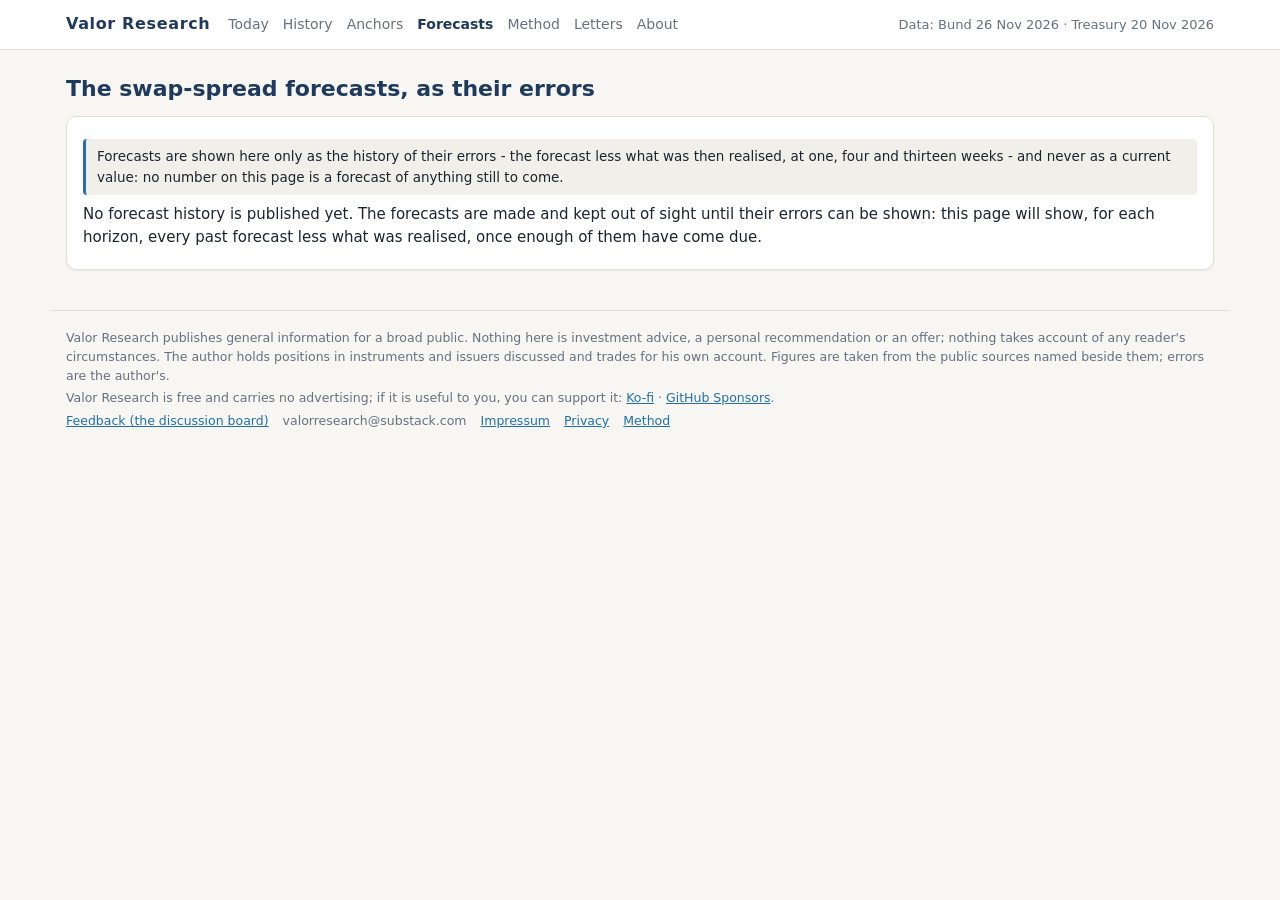
<file: forecasts.html>
<!doctype html>
<html lang="en"><head><meta charset="utf-8"><meta name="viewport" content="width=device-width, initial-scale=1"><title>Forecasts · Valor Research</title><link rel="stylesheet" href="assets/site.css"></head><body><div class="top"><div class="in"><a class="brand" href="index.html">Valor Research</a><nav><a href="index.html">Today</a><a href="curves.html">History</a><a href="anchors.html">Anchors</a><a href="forecasts.html" class=on>Forecasts</a><a href="method.html">Method</a><a href="letters/index.html">Letters</a><a href="about.html">About</a></nav><span class="asof">Data: Bund 26 Nov 2026 · Treasury 20 Nov 2026</span></div></div><main><h1>The swap-spread forecasts, as their errors</h1><div class="card"><p class="note">Forecasts are shown here only as the history of their errors - the forecast less what was then realised, at one, four and thirteen weeks - and never as a current value: no number on this page is a forecast of anything still to come.</p><p>No forecast history is published yet. The forecasts are made and kept out of sight until their errors can be shown: this page will show, for each horizon, every past forecast less what was realised, once enough of them have come due.</p></div></main><footer><p>Valor Research publishes general information for a broad public. Nothing here is investment advice, a personal recommendation or an offer; nothing takes account of any reader&#x27;s circumstances. The author holds positions in instruments and issuers discussed and trades for his own account. Figures are taken from the public sources named beside them; errors are the author&#x27;s.</p><p class="support">Valor Research is free and carries no advertising; if it is useful to you, you can support it: <a href="https://ko-fi.com/valorresearch">Ko-fi</a> · <a href="https://github.com/sponsors/Valor-Research">GitHub Sponsors</a>.</p><p class="links"><a href="https://github.com/Valor-Research/Valor-Research.github.io/discussions">Feedback (the discussion board)</a><span>valorresearch@substack.com</span><a href="impressum.html">Impressum</a><a href="privacy.html">Privacy</a><a href="method.html">Method</a></p></footer></body></html>
</file>
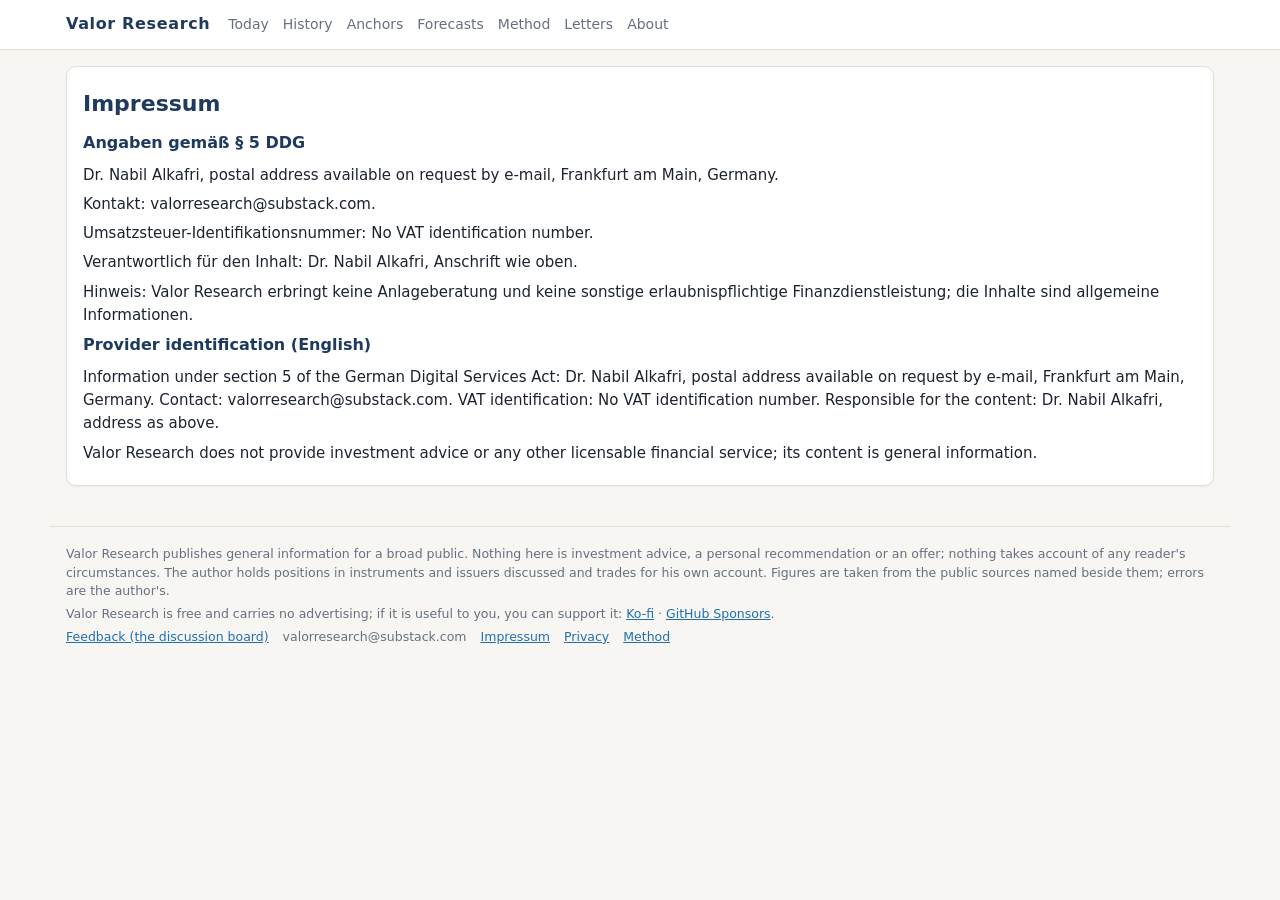
<file: impressum.html>
<!doctype html>
<html lang="en"><head><meta charset="utf-8"><meta name="viewport" content="width=device-width, initial-scale=1"><title>Impressum · Valor Research</title><link rel="stylesheet" href="assets/site.css"></head><body><div class="top"><div class="in"><a class="brand" href="index.html">Valor Research</a><nav><a href="index.html">Today</a><a href="curves.html">History</a><a href="anchors.html">Anchors</a><a href="forecasts.html">Forecasts</a><a href="method.html">Method</a><a href="letters/index.html">Letters</a><a href="about.html">About</a></nav><span class="asof"></span></div></div><main><div class="card"><h1>Impressum</h1>
<h2>Angaben gemäß § 5 DDG</h2>
<p>Dr. Nabil Alkafri, postal address available on request by e-mail, Frankfurt am Main, Germany.</p>
<p>Kontakt: valorresearch@substack.com.</p>
<p>Umsatzsteuer-Identifikationsnummer: No VAT identification number.</p>
<p>Verantwortlich für den Inhalt: Dr. Nabil Alkafri, Anschrift wie oben.</p>
<p>Hinweis: Valor Research erbringt keine Anlageberatung und keine sonstige erlaubnispflichtige Finanzdienstleistung; die Inhalte sind allgemeine Informationen.</p>
<h2>Provider identification (English)</h2>
<p>Information under section 5 of the German Digital Services Act: Dr. Nabil Alkafri, postal address available on request by e-mail, Frankfurt am Main, Germany. Contact: valorresearch@substack.com. VAT identification: No VAT identification number. Responsible for the content: Dr. Nabil Alkafri, address as above.</p>
<p>Valor Research does not provide investment advice or any other licensable financial service; its content is general information.</p></div></main><footer><p>Valor Research publishes general information for a broad public. Nothing here is investment advice, a personal recommendation or an offer; nothing takes account of any reader&#x27;s circumstances. The author holds positions in instruments and issuers discussed and trades for his own account. Figures are taken from the public sources named beside them; errors are the author&#x27;s.</p><p class="support">Valor Research is free and carries no advertising; if it is useful to you, you can support it: <a href="https://ko-fi.com/valorresearch">Ko-fi</a> · <a href="https://github.com/sponsors/Valor-Research">GitHub Sponsors</a>.</p><p class="links"><a href="https://github.com/Valor-Research/Valor-Research.github.io/discussions">Feedback (the discussion board)</a><span>valorresearch@substack.com</span><a href="impressum.html">Impressum</a><a href="privacy.html">Privacy</a><a href="method.html">Method</a></p></footer></body></html>
</file>
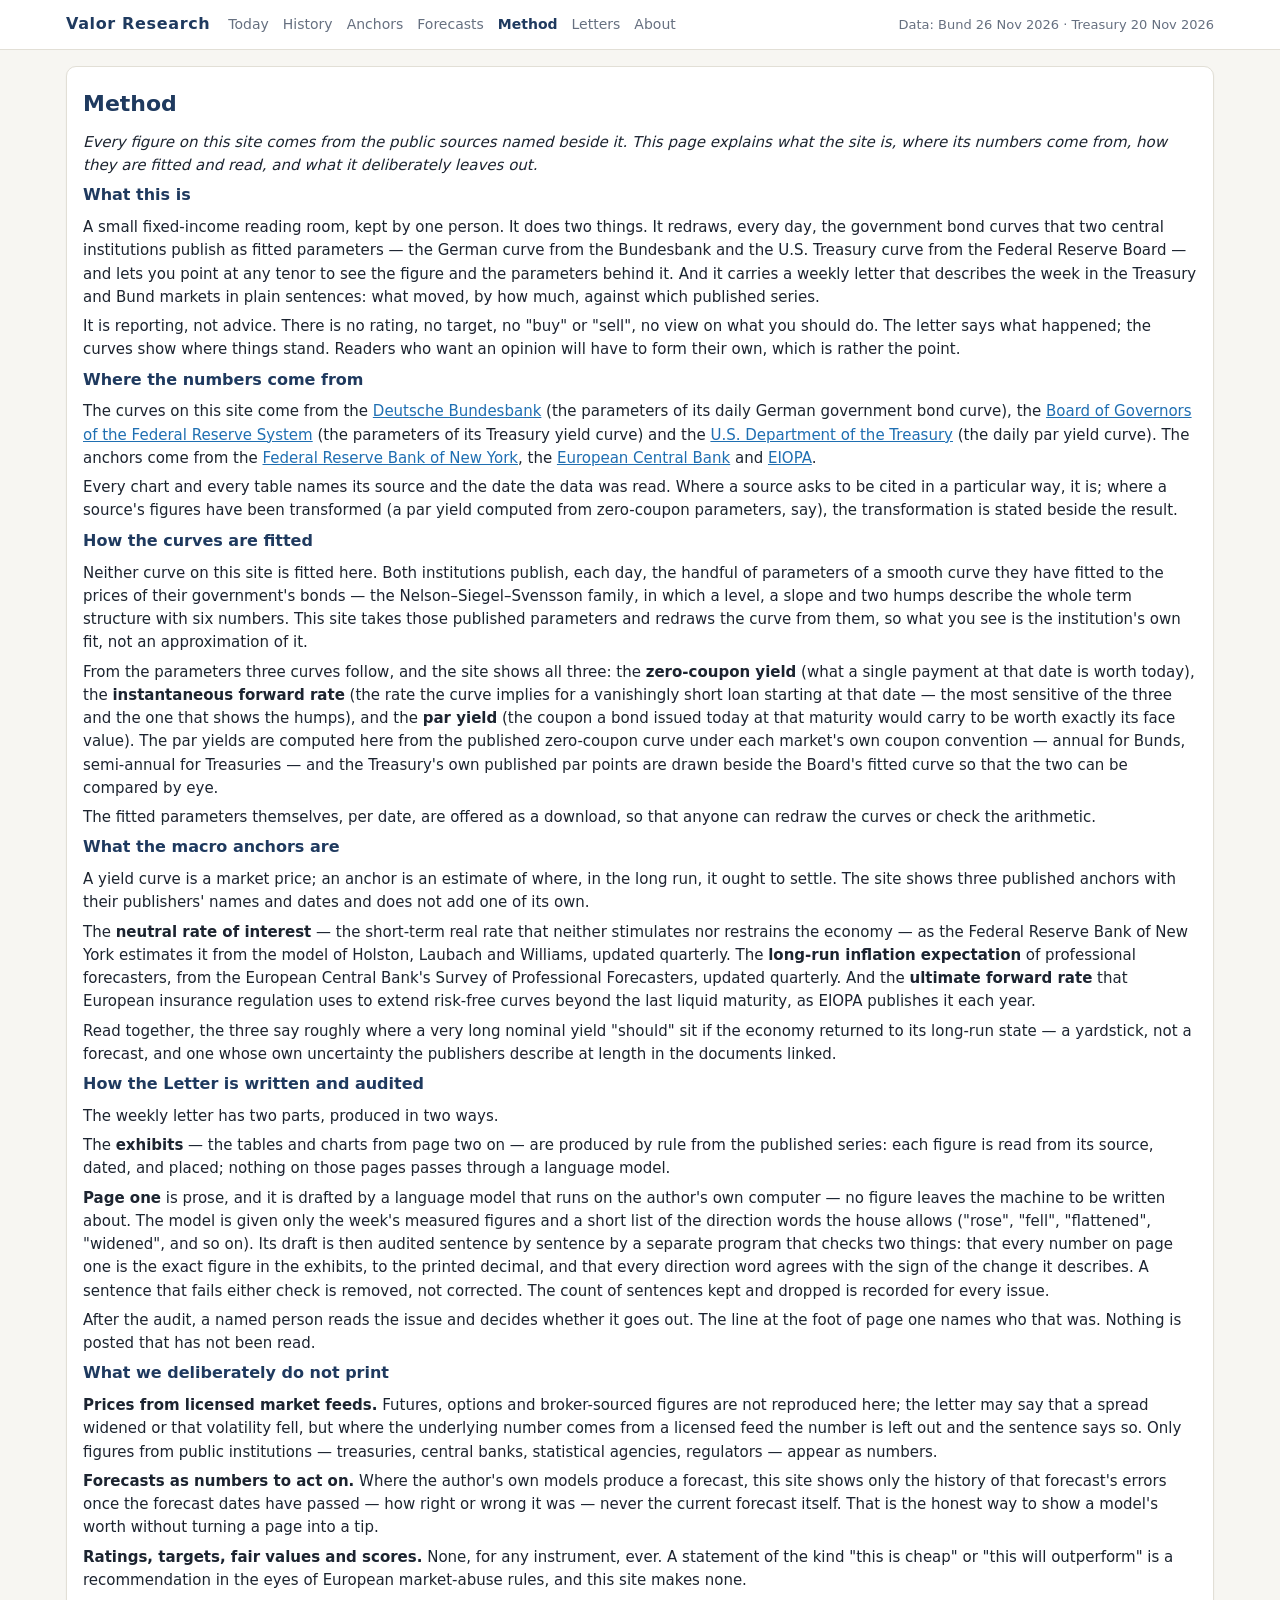
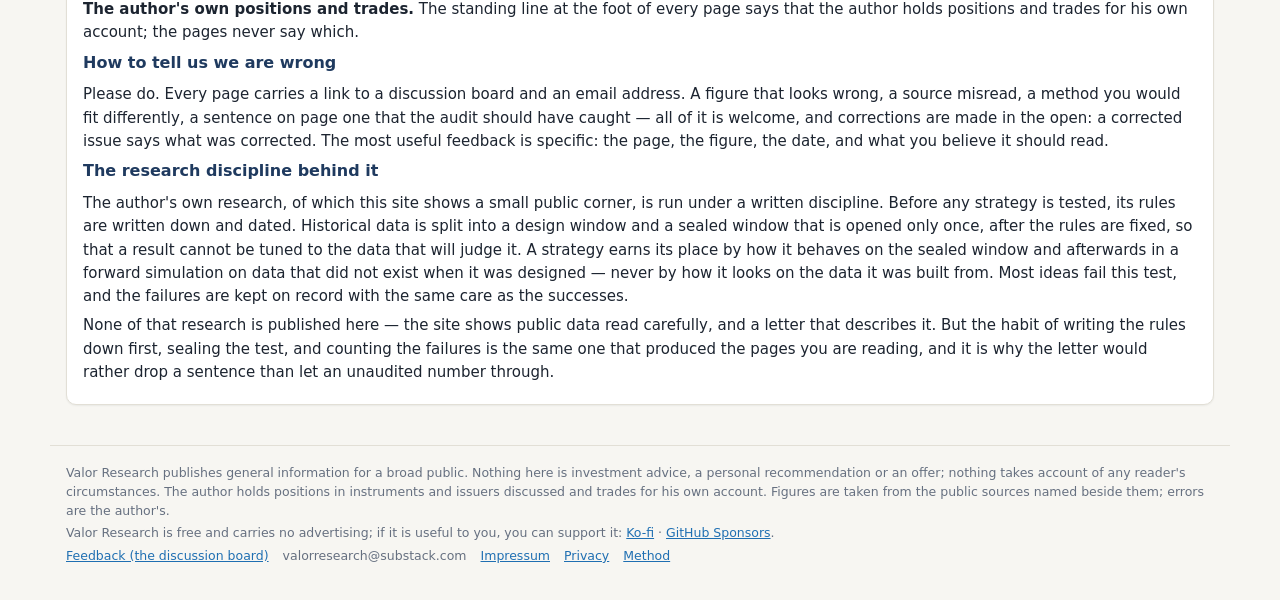
<file: method.html>
<!doctype html>
<html lang="en"><head><meta charset="utf-8"><meta name="viewport" content="width=device-width, initial-scale=1"><title>Method · Valor Research</title><link rel="stylesheet" href="assets/site.css"></head><body><div class="top"><div class="in"><a class="brand" href="index.html">Valor Research</a><nav><a href="index.html">Today</a><a href="curves.html">History</a><a href="anchors.html">Anchors</a><a href="forecasts.html">Forecasts</a><a href="method.html" class=on>Method</a><a href="letters/index.html">Letters</a><a href="about.html">About</a></nav><span class="asof">Data: Bund 26 Nov 2026 · Treasury 20 Nov 2026</span></div></div><main><div class="card"><h1>Method</h1>
<p><em>Every figure on this site comes from the public sources named beside it. This page explains what the site is, where its numbers come from, how they are fitted and read, and what it deliberately leaves out.</em></p>
<h2>What this is</h2>
<p>A small fixed-income reading room, kept by one person. It does two things. It redraws, every day, the government bond curves that two central institutions publish as fitted parameters — the German curve from the Bundesbank and the U.S. Treasury curve from the Federal Reserve Board — and lets you point at any tenor to see the figure and the parameters behind it. And it carries a weekly letter that describes the week in the Treasury and Bund markets in plain sentences: what moved, by how much, against which published series.</p>
<p>It is reporting, not advice. There is no rating, no target, no &quot;buy&quot; or &quot;sell&quot;, no view on what you should do. The letter says what happened; the curves show where things stand. Readers who want an opinion will have to form their own, which is rather the point.</p>
<h2>Where the numbers come from</h2>
<p>The curves on this site come from the <a href="https://www.bundesbank.de/en/statistics/money-and-capital-markets/interest-rates-and-yields/term-structure-of-interest-rates">Deutsche Bundesbank</a> (the parameters of its daily German government bond curve), the <a href="https://www.federalreserve.gov/data/nominal-yield-curve.htm">Board of Governors of the Federal Reserve System</a> (the parameters of its Treasury yield curve) and the <a href="https://home.treasury.gov/policy-issues/financing-the-government/interest-rate-statistics">U.S. Department of the Treasury</a> (the daily par yield curve). The anchors come from the <a href="https://www.newyorkfed.org/research/policy/rstar">Federal Reserve Bank of New York</a>, the <a href="https://www.ecb.europa.eu/stats/ecb_surveys/survey_of_professional_forecasters/html/index.en.html">European Central Bank</a> and <a href="https://www.eiopa.europa.eu/tools-and-data/risk-free-interest-rate-term-structures_en">EIOPA</a>.</p>
<p>Every chart and every table names its source and the date the data was read. Where a source asks to be cited in a particular way, it is; where a source&#x27;s figures have been transformed (a par yield computed from zero-coupon parameters, say), the transformation is stated beside the result.</p>
<h2>How the curves are fitted</h2>
<p>Neither curve on this site is fitted here. Both institutions publish, each day, the handful of parameters of a smooth curve they have fitted to the prices of their government&#x27;s bonds — the Nelson–Siegel–Svensson family, in which a level, a slope and two humps describe the whole term structure with six numbers. This site takes those published parameters and redraws the curve from them, so what you see is the institution&#x27;s own fit, not an approximation of it.</p>
<p>From the parameters three curves follow, and the site shows all three: the <strong>zero-coupon yield</strong> (what a single payment at that date is worth today), the <strong>instantaneous forward rate</strong> (the rate the curve implies for a vanishingly short loan starting at that date — the most sensitive of the three and the one that shows the humps), and the <strong>par yield</strong> (the coupon a bond issued today at that maturity would carry to be worth exactly its face value). The par yields are computed here from the published zero-coupon curve under each market&#x27;s own coupon convention — annual for Bunds, semi-annual for Treasuries — and the Treasury&#x27;s own published par points are drawn beside the Board&#x27;s fitted curve so that the two can be compared by eye.</p>
<p>The fitted parameters themselves, per date, are offered as a download, so that anyone can redraw the curves or check the arithmetic.</p>
<h2>What the macro anchors are</h2>
<p>A yield curve is a market price; an anchor is an estimate of where, in the long run, it ought to settle. The site shows three published anchors with their publishers&#x27; names and dates and does not add one of its own.</p>
<p>The <strong>neutral rate of interest</strong> — the short-term real rate that neither stimulates nor restrains the economy — as the Federal Reserve Bank of New York estimates it from the model of Holston, Laubach and Williams, updated quarterly. The <strong>long-run inflation expectation</strong> of professional forecasters, from the European Central Bank&#x27;s Survey of Professional Forecasters, updated quarterly. And the <strong>ultimate forward rate</strong> that European insurance regulation uses to extend risk-free curves beyond the last liquid maturity, as EIOPA publishes it each year.</p>
<p>Read together, the three say roughly where a very long nominal yield &quot;should&quot; sit if the economy returned to its long-run state — a yardstick, not a forecast, and one whose own uncertainty the publishers describe at length in the documents linked.</p>
<h2>How the Letter is written and audited</h2>
<p>The weekly letter has two parts, produced in two ways.</p>
<p>The <strong>exhibits</strong> — the tables and charts from page two on — are produced by rule from the published series: each figure is read from its source, dated, and placed; nothing on those pages passes through a language model.</p>
<p><strong>Page one</strong> is prose, and it is drafted by a language model that runs on the author&#x27;s own computer — no figure leaves the machine to be written about. The model is given only the week&#x27;s measured figures and a short list of the direction words the house allows (&quot;rose&quot;, &quot;fell&quot;, &quot;flattened&quot;, &quot;widened&quot;, and so on). Its draft is then audited sentence by sentence by a separate program that checks two things: that every number on page one is the exact figure in the exhibits, to the printed decimal, and that every direction word agrees with the sign of the change it describes. A sentence that fails either check is removed, not corrected. The count of sentences kept and dropped is recorded for every issue.</p>
<p>After the audit, a named person reads the issue and decides whether it goes out. The line at the foot of page one names who that was. Nothing is posted that has not been read.</p>
<h2>What we deliberately do not print</h2>
<p><strong>Prices from licensed market feeds.</strong> Futures, options and broker-sourced figures are not reproduced here; the letter may say that a spread widened or that volatility fell, but where the underlying number comes from a licensed feed the number is left out and the sentence says so. Only figures from public institutions — treasuries, central banks, statistical agencies, regulators — appear as numbers.</p>
<p><strong>Forecasts as numbers to act on.</strong> Where the author&#x27;s own models produce a forecast, this site shows only the history of that forecast&#x27;s errors once the forecast dates have passed — how right or wrong it was — never the current forecast itself. That is the honest way to show a model&#x27;s worth without turning a page into a tip.</p>
<p><strong>Ratings, targets, fair values and scores.</strong> None, for any instrument, ever. A statement of the kind &quot;this is cheap&quot; or &quot;this will outperform&quot; is a recommendation in the eyes of European market-abuse rules, and this site makes none.</p>
<p><strong>The author&#x27;s own positions and trades.</strong> The standing line at the foot of every page says that the author holds positions and trades for his own account; the pages never say which.</p>
<h2>How to tell us we are wrong</h2>
<p>Please do. Every page carries a link to a discussion board and an email address. A figure that looks wrong, a source misread, a method you would fit differently, a sentence on page one that the audit should have caught — all of it is welcome, and corrections are made in the open: a corrected issue says what was corrected. The most useful feedback is specific: the page, the figure, the date, and what you believe it should read.</p>
<h2>The research discipline behind it</h2>
<p>The author&#x27;s own research, of which this site shows a small public corner, is run under a written discipline. Before any strategy is tested, its rules are written down and dated. Historical data is split into a design window and a sealed window that is opened only once, after the rules are fixed, so that a result cannot be tuned to the data that will judge it. A strategy earns its place by how it behaves on the sealed window and afterwards in a forward simulation on data that did not exist when it was designed — never by how it looks on the data it was built from. Most ideas fail this test, and the failures are kept on record with the same care as the successes.</p>
<p>None of that research is published here — the site shows public data read carefully, and a letter that describes it. But the habit of writing the rules down first, sealing the test, and counting the failures is the same one that produced the pages you are reading, and it is why the letter would rather drop a sentence than let an unaudited number through.</p></div></main><footer><p>Valor Research publishes general information for a broad public. Nothing here is investment advice, a personal recommendation or an offer; nothing takes account of any reader&#x27;s circumstances. The author holds positions in instruments and issuers discussed and trades for his own account. Figures are taken from the public sources named beside them; errors are the author&#x27;s.</p><p class="support">Valor Research is free and carries no advertising; if it is useful to you, you can support it: <a href="https://ko-fi.com/valorresearch">Ko-fi</a> · <a href="https://github.com/sponsors/Valor-Research">GitHub Sponsors</a>.</p><p class="links"><a href="https://github.com/Valor-Research/Valor-Research.github.io/discussions">Feedback (the discussion board)</a><span>valorresearch@substack.com</span><a href="impressum.html">Impressum</a><a href="privacy.html">Privacy</a><a href="method.html">Method</a></p></footer></body></html>
</file>
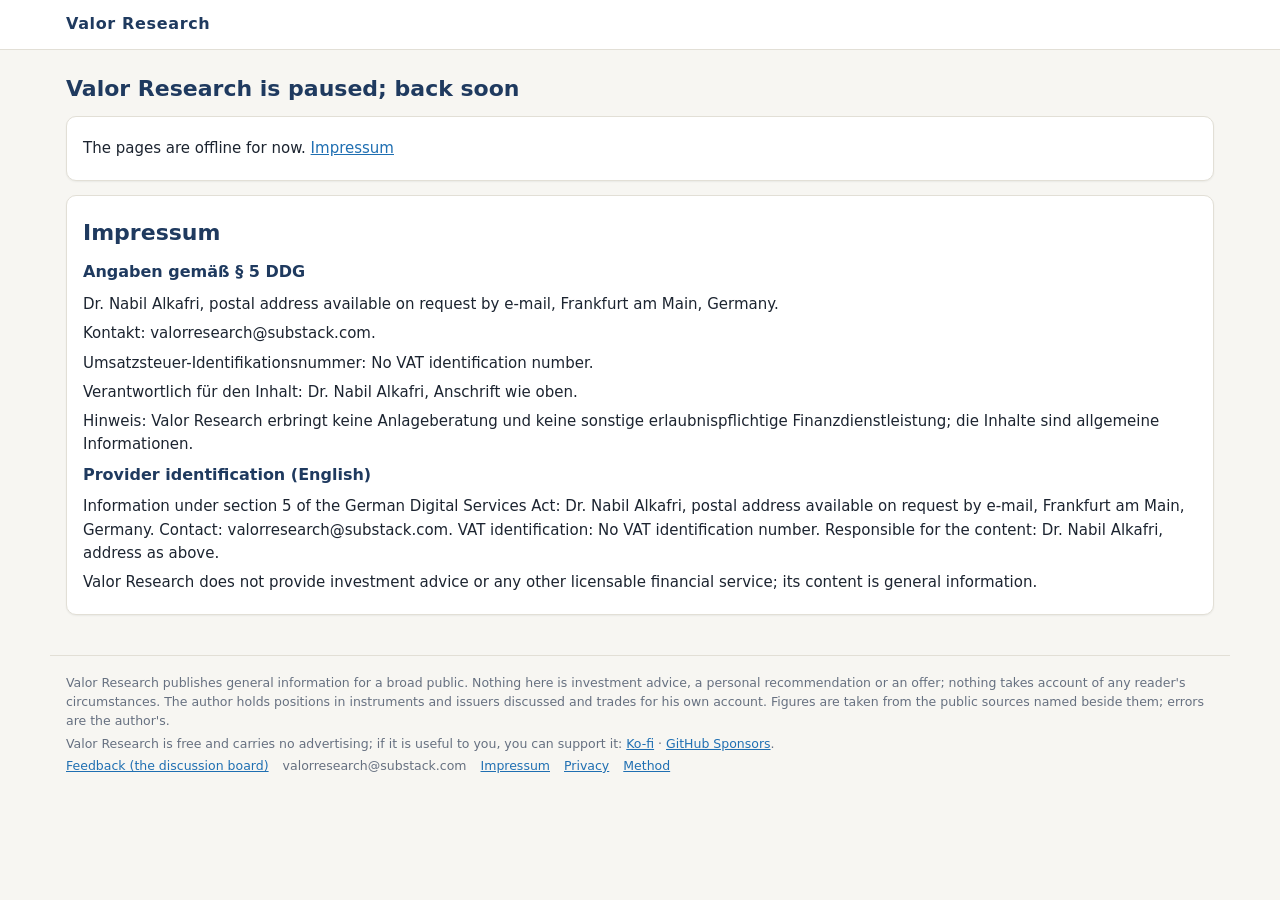
<file: paused.html>
<!doctype html>
<html lang="en"><head><meta charset="utf-8"><meta name="viewport" content="width=device-width, initial-scale=1"><title>Paused · Valor Research</title><style>/* The site's one stylesheet: cards, tables that scroll sideways on a phone, a readout that follows the pointer and
   becomes a bottom sheet at phone width. Light and dark follow the reader's setting. This file is published as it
   stands - nothing in it may name its origin. */
:root{--bg:#f7f6f2;--surface:#ffffff;--surface2:#f1efe9;--text:#1c2430;--muted:#667080;--border:#e2dfd6;
  --ink:#1f3a5f;--accent:#1f6fb2;--radius:10px;--shadow:0 1px 2px rgba(20,30,40,.06)}
@media (prefers-color-scheme:dark){:root{--bg:#11151b;--surface:#181e26;--surface2:#1f2630;--text:#e5e8ed;
  --muted:#9aa3ae;--border:#2a323d;--ink:#a9c8ee;--accent:#6aa8e8;--shadow:none}}
*{box-sizing:border-box}
html{-webkit-text-size-adjust:100%}
body{margin:0;background:var(--bg);color:var(--text);font:15px/1.55 system-ui,-apple-system,"Segoe UI",Roboto,sans-serif}
a{color:var(--accent)}
.top{background:var(--surface);border-bottom:1px solid var(--border)}
.top .in{max-width:1180px;margin:0 auto;padding:12px 16px;display:flex;flex-wrap:wrap;gap:6px 18px;align-items:baseline}
.brand{font-weight:700;color:var(--ink);letter-spacing:.04em;text-decoration:none;font-size:16px}
nav{display:flex;flex-wrap:wrap;gap:4px 14px;font-size:14px}
nav a{text-decoration:none;color:var(--muted)}
nav a.on{color:var(--ink);font-weight:600}
.asof{margin-left:auto;color:var(--muted);font-size:13px}
main{max-width:1180px;margin:0 auto;padding:16px}
h1{font-size:22px;color:var(--ink);margin:6px 0 10px}
h2{font-size:16px;color:var(--ink);margin:0 0 8px}
h3{font-size:14px;color:var(--muted);margin:12px 0 6px}
p{margin:6px 0}
.card{background:var(--surface);border:1px solid var(--border);border-radius:var(--radius);box-shadow:var(--shadow);
  padding:14px 16px;margin:0 0 14px}
.grid2{display:grid;grid-template-columns:1fr 1fr;gap:14px}
@media (max-width:1000px){.grid2{grid-template-columns:1fr}}
.scroll{overflow-x:auto;-webkit-overflow-scrolling:touch}
table{border-collapse:collapse;width:100%;font-size:13px}
th,td{padding:5px 8px;border-bottom:1px solid var(--border);text-align:left;vertical-align:top}
th{color:var(--muted);font-weight:600}
td.num,th.num{text-align:right;font-variant-numeric:tabular-nums;white-space:nowrap}
.muted{color:var(--muted)}
.note{border-left:3px solid var(--accent);background:var(--surface2);padding:7px 11px;border-radius:4px;font-size:13.5px;
  margin:8px 0}
.chartbox{position:relative;touch-action:pan-y;user-select:none}
.chartbox svg{display:block;width:100%;height:auto}
.chartbox svg text{fill:var(--muted);font-size:11px}
.legend{display:flex;flex-wrap:wrap;gap:6px 16px;font-size:12.5px;color:var(--muted);margin:6px 0 0}
.legend i{display:inline-block;width:18px;height:3px;border-radius:2px;vertical-align:middle;margin-right:5px}
.readout{position:absolute;pointer-events:none;background:var(--surface);border:1px solid var(--border);
  box-shadow:0 4px 14px rgba(0,0,0,.12);border-radius:8px;padding:7px 10px;font-size:12.5px;line-height:1.45;
  min-width:150px;max-width:300px;display:none;z-index:5}
.readout b{color:var(--ink)}
.readout .p{color:var(--muted);font-size:11.5px;margin-top:3px}
.slider{display:flex;align-items:center;gap:10px;flex-wrap:wrap;margin:6px 0 10px;font-size:13.5px}
.slider input{flex:1;min-width:180px}
.attribution{font-size:12.5px;color:var(--muted)}
footer{max-width:1180px;margin:10px auto 0;padding:14px 16px 30px;border-top:1px solid var(--border);color:var(--muted);
  font-size:12.5px;line-height:1.5}
footer p{margin:4px 0}
footer .links{display:flex;flex-wrap:wrap;gap:4px 14px}
@media (max-width:640px){
  body{font-size:14.5px}
  .asof{margin-left:0;width:100%}
  main{padding:12px}
  .card{padding:12px}
  table{font-size:12px}
  .readout.sheet{position:fixed;left:8px;right:8px;bottom:8px;top:auto !important;max-width:none}
}
</style></head><body><div class="top"><div class="in"><a class="brand" href="index.html">Valor Research</a><nav></nav><span class="asof"></span></div></div><main><h1>Valor Research is paused; back soon</h1><div class="card"><p>The pages are offline for now. <a href="#impressum">Impressum</a></p></div><div class="card" id="impressum"><h1>Impressum</h1>
<h2>Angaben gemäß § 5 DDG</h2>
<p>Dr. Nabil Alkafri, postal address available on request by e-mail, Frankfurt am Main, Germany.</p>
<p>Kontakt: valorresearch@substack.com.</p>
<p>Umsatzsteuer-Identifikationsnummer: No VAT identification number.</p>
<p>Verantwortlich für den Inhalt: Dr. Nabil Alkafri, Anschrift wie oben.</p>
<p>Hinweis: Valor Research erbringt keine Anlageberatung und keine sonstige erlaubnispflichtige Finanzdienstleistung; die Inhalte sind allgemeine Informationen.</p>
<h2>Provider identification (English)</h2>
<p>Information under section 5 of the German Digital Services Act: Dr. Nabil Alkafri, postal address available on request by e-mail, Frankfurt am Main, Germany. Contact: valorresearch@substack.com. VAT identification: No VAT identification number. Responsible for the content: Dr. Nabil Alkafri, address as above.</p>
<p>Valor Research does not provide investment advice or any other licensable financial service; its content is general information.</p></div></main><footer><p>Valor Research publishes general information for a broad public. Nothing here is investment advice, a personal recommendation or an offer; nothing takes account of any reader&#x27;s circumstances. The author holds positions in instruments and issuers discussed and trades for his own account. Figures are taken from the public sources named beside them; errors are the author&#x27;s.</p><p class="support">Valor Research is free and carries no advertising; if it is useful to you, you can support it: <a href="https://ko-fi.com/valorresearch">Ko-fi</a> · <a href="https://github.com/sponsors/Valor-Research">GitHub Sponsors</a>.</p><p class="links"><a href="https://github.com/Valor-Research/Valor-Research.github.io/discussions">Feedback (the discussion board)</a><span>valorresearch@substack.com</span><a href="impressum.html">Impressum</a><a href="privacy.html">Privacy</a><a href="method.html">Method</a></p></footer></body></html>
</file>
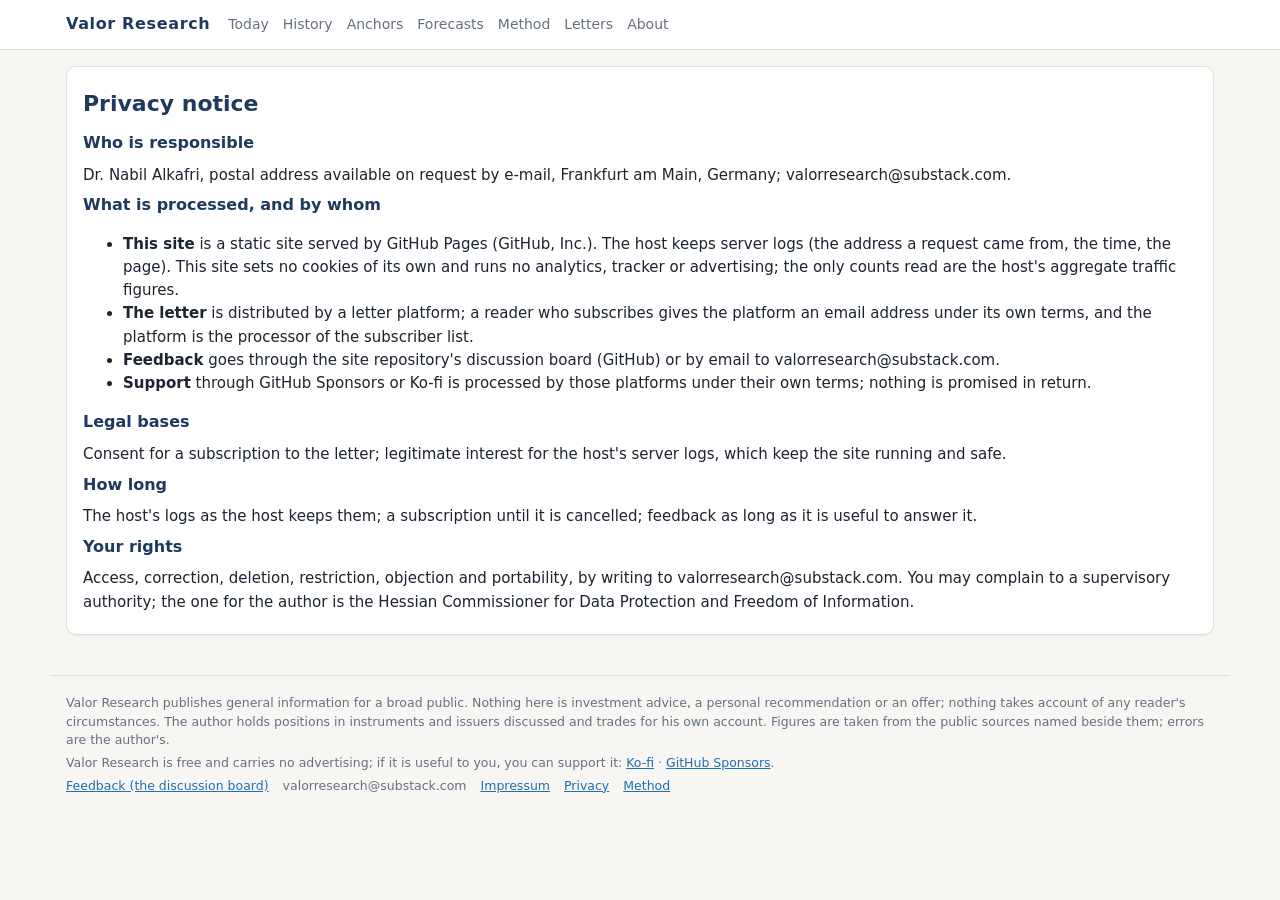
<file: privacy.html>
<!doctype html>
<html lang="en"><head><meta charset="utf-8"><meta name="viewport" content="width=device-width, initial-scale=1"><title>Privacy · Valor Research</title><link rel="stylesheet" href="assets/site.css"></head><body><div class="top"><div class="in"><a class="brand" href="index.html">Valor Research</a><nav><a href="index.html">Today</a><a href="curves.html">History</a><a href="anchors.html">Anchors</a><a href="forecasts.html">Forecasts</a><a href="method.html">Method</a><a href="letters/index.html">Letters</a><a href="about.html">About</a></nav><span class="asof"></span></div></div><main><div class="card"><h1>Privacy notice</h1>
<h2>Who is responsible</h2>
<p>Dr. Nabil Alkafri, postal address available on request by e-mail, Frankfurt am Main, Germany; valorresearch@substack.com.</p>
<h2>What is processed, and by whom</h2>
<ul><li><strong>This site</strong> is a static site served by GitHub Pages (GitHub, Inc.). The host keeps server logs (the address a request came from, the time, the page). This site sets no cookies of its own and runs no analytics, tracker or advertising; the only counts read are the host&#x27;s aggregate traffic figures.</li><li><strong>The letter</strong> is distributed by a letter platform; a reader who subscribes gives the platform an email address under its own terms, and the platform is the processor of the subscriber list.</li><li><strong>Feedback</strong> goes through the site repository&#x27;s discussion board (GitHub) or by email to valorresearch@substack.com.</li><li><strong>Support</strong> through GitHub Sponsors or Ko-fi is processed by those platforms under their own terms; nothing is promised in return.</li></ul>
<h2>Legal bases</h2>
<p>Consent for a subscription to the letter; legitimate interest for the host&#x27;s server logs, which keep the site running and safe.</p>
<h2>How long</h2>
<p>The host&#x27;s logs as the host keeps them; a subscription until it is cancelled; feedback as long as it is useful to answer it.</p>
<h2>Your rights</h2>
<p>Access, correction, deletion, restriction, objection and portability, by writing to valorresearch@substack.com. You may complain to a supervisory authority; the one for the author is the Hessian Commissioner for Data Protection and Freedom of Information.</p></div></main><footer><p>Valor Research publishes general information for a broad public. Nothing here is investment advice, a personal recommendation or an offer; nothing takes account of any reader&#x27;s circumstances. The author holds positions in instruments and issuers discussed and trades for his own account. Figures are taken from the public sources named beside them; errors are the author&#x27;s.</p><p class="support">Valor Research is free and carries no advertising; if it is useful to you, you can support it: <a href="https://ko-fi.com/valorresearch">Ko-fi</a> · <a href="https://github.com/sponsors/Valor-Research">GitHub Sponsors</a>.</p><p class="links"><a href="https://github.com/Valor-Research/Valor-Research.github.io/discussions">Feedback (the discussion board)</a><span>valorresearch@substack.com</span><a href="impressum.html">Impressum</a><a href="privacy.html">Privacy</a><a href="method.html">Method</a></p></footer></body></html>
</file>
<file: assets/site.css>
/* The site's one stylesheet: cards, tables that scroll sideways on a phone, a readout that follows the pointer and
   becomes a bottom sheet at phone width. Light and dark follow the reader's setting. This file is published as it
   stands - nothing in it may name its origin. */
:root{--bg:#f7f6f2;--surface:#ffffff;--surface2:#f1efe9;--text:#1c2430;--muted:#667080;--border:#e2dfd6;
  --ink:#1f3a5f;--accent:#1f6fb2;--radius:10px;--shadow:0 1px 2px rgba(20,30,40,.06)}
@media (prefers-color-scheme:dark){:root{--bg:#11151b;--surface:#181e26;--surface2:#1f2630;--text:#e5e8ed;
  --muted:#9aa3ae;--border:#2a323d;--ink:#a9c8ee;--accent:#6aa8e8;--shadow:none}}
*{box-sizing:border-box}
html{-webkit-text-size-adjust:100%}
body{margin:0;background:var(--bg);color:var(--text);font:15px/1.55 system-ui,-apple-system,"Segoe UI",Roboto,sans-serif}
a{color:var(--accent)}
.top{background:var(--surface);border-bottom:1px solid var(--border)}
.top .in{max-width:1180px;margin:0 auto;padding:12px 16px;display:flex;flex-wrap:wrap;gap:6px 18px;align-items:baseline}
.brand{font-weight:700;color:var(--ink);letter-spacing:.04em;text-decoration:none;font-size:16px}
nav{display:flex;flex-wrap:wrap;gap:4px 14px;font-size:14px}
nav a{text-decoration:none;color:var(--muted)}
nav a.on{color:var(--ink);font-weight:600}
.asof{margin-left:auto;color:var(--muted);font-size:13px}
main{max-width:1180px;margin:0 auto;padding:16px}
h1{font-size:22px;color:var(--ink);margin:6px 0 10px}
h2{font-size:16px;color:var(--ink);margin:0 0 8px}
h3{font-size:14px;color:var(--muted);margin:12px 0 6px}
p{margin:6px 0}
.card{background:var(--surface);border:1px solid var(--border);border-radius:var(--radius);box-shadow:var(--shadow);
  padding:14px 16px;margin:0 0 14px}
.grid2{display:grid;grid-template-columns:1fr 1fr;gap:14px}
@media (max-width:1000px){.grid2{grid-template-columns:1fr}}
.scroll{overflow-x:auto;-webkit-overflow-scrolling:touch}
table{border-collapse:collapse;width:100%;font-size:13px}
th,td{padding:5px 8px;border-bottom:1px solid var(--border);text-align:left;vertical-align:top}
th{color:var(--muted);font-weight:600}
td.num,th.num{text-align:right;font-variant-numeric:tabular-nums;white-space:nowrap}
.muted{color:var(--muted)}
.note{border-left:3px solid var(--accent);background:var(--surface2);padding:7px 11px;border-radius:4px;font-size:13.5px;
  margin:8px 0}
.chartbox{position:relative;touch-action:pan-y;user-select:none}
.chartbox svg{display:block;width:100%;height:auto}
.chartbox svg text{fill:var(--muted);font-size:11px}
.legend{display:flex;flex-wrap:wrap;gap:6px 16px;font-size:12.5px;color:var(--muted);margin:6px 0 0}
.legend i{display:inline-block;width:18px;height:3px;border-radius:2px;vertical-align:middle;margin-right:5px}
.readout{position:absolute;pointer-events:none;background:var(--surface);border:1px solid var(--border);
  box-shadow:0 4px 14px rgba(0,0,0,.12);border-radius:8px;padding:7px 10px;font-size:12.5px;line-height:1.45;
  min-width:150px;max-width:300px;display:none;z-index:5}
.readout b{color:var(--ink)}
.readout .p{color:var(--muted);font-size:11.5px;margin-top:3px}
.slider{display:flex;align-items:center;gap:10px;flex-wrap:wrap;margin:6px 0 10px;font-size:13.5px}
.slider input{flex:1;min-width:180px}
.attribution{font-size:12.5px;color:var(--muted)}
footer{max-width:1180px;margin:10px auto 0;padding:14px 16px 30px;border-top:1px solid var(--border);color:var(--muted);
  font-size:12.5px;line-height:1.5}
footer p{margin:4px 0}
footer .links{display:flex;flex-wrap:wrap;gap:4px 14px}
@media (max-width:640px){
  body{font-size:14.5px}
  .asof{margin-left:0;width:100%}
  main{padding:12px}
  .card{padding:12px}
  table{font-size:12px}
  .readout.sheet{position:fixed;left:8px;right:8px;bottom:8px;top:auto !important;max-width:none}
}
@media (prefers-color-scheme:dark){.s0{stroke:#E11B22}circle.s0,tspan.s0{fill:#E11B22;stroke:none}i.s0{background:#E11B22}.s1{stroke:#9C8A8E}circle.s1,tspan.s1{fill:#9C8A8E;stroke:none}i.s1{background:#9C8A8E}.s2{stroke:#FFA23A}circle.s2,tspan.s2{fill:#FFA23A;stroke:none}i.s2{background:#FFA23A}.s3{stroke:#2EC46B}circle.s3,tspan.s3{fill:#2EC46B;stroke:none}i.s3{background:#2EC46B}}
</file>
